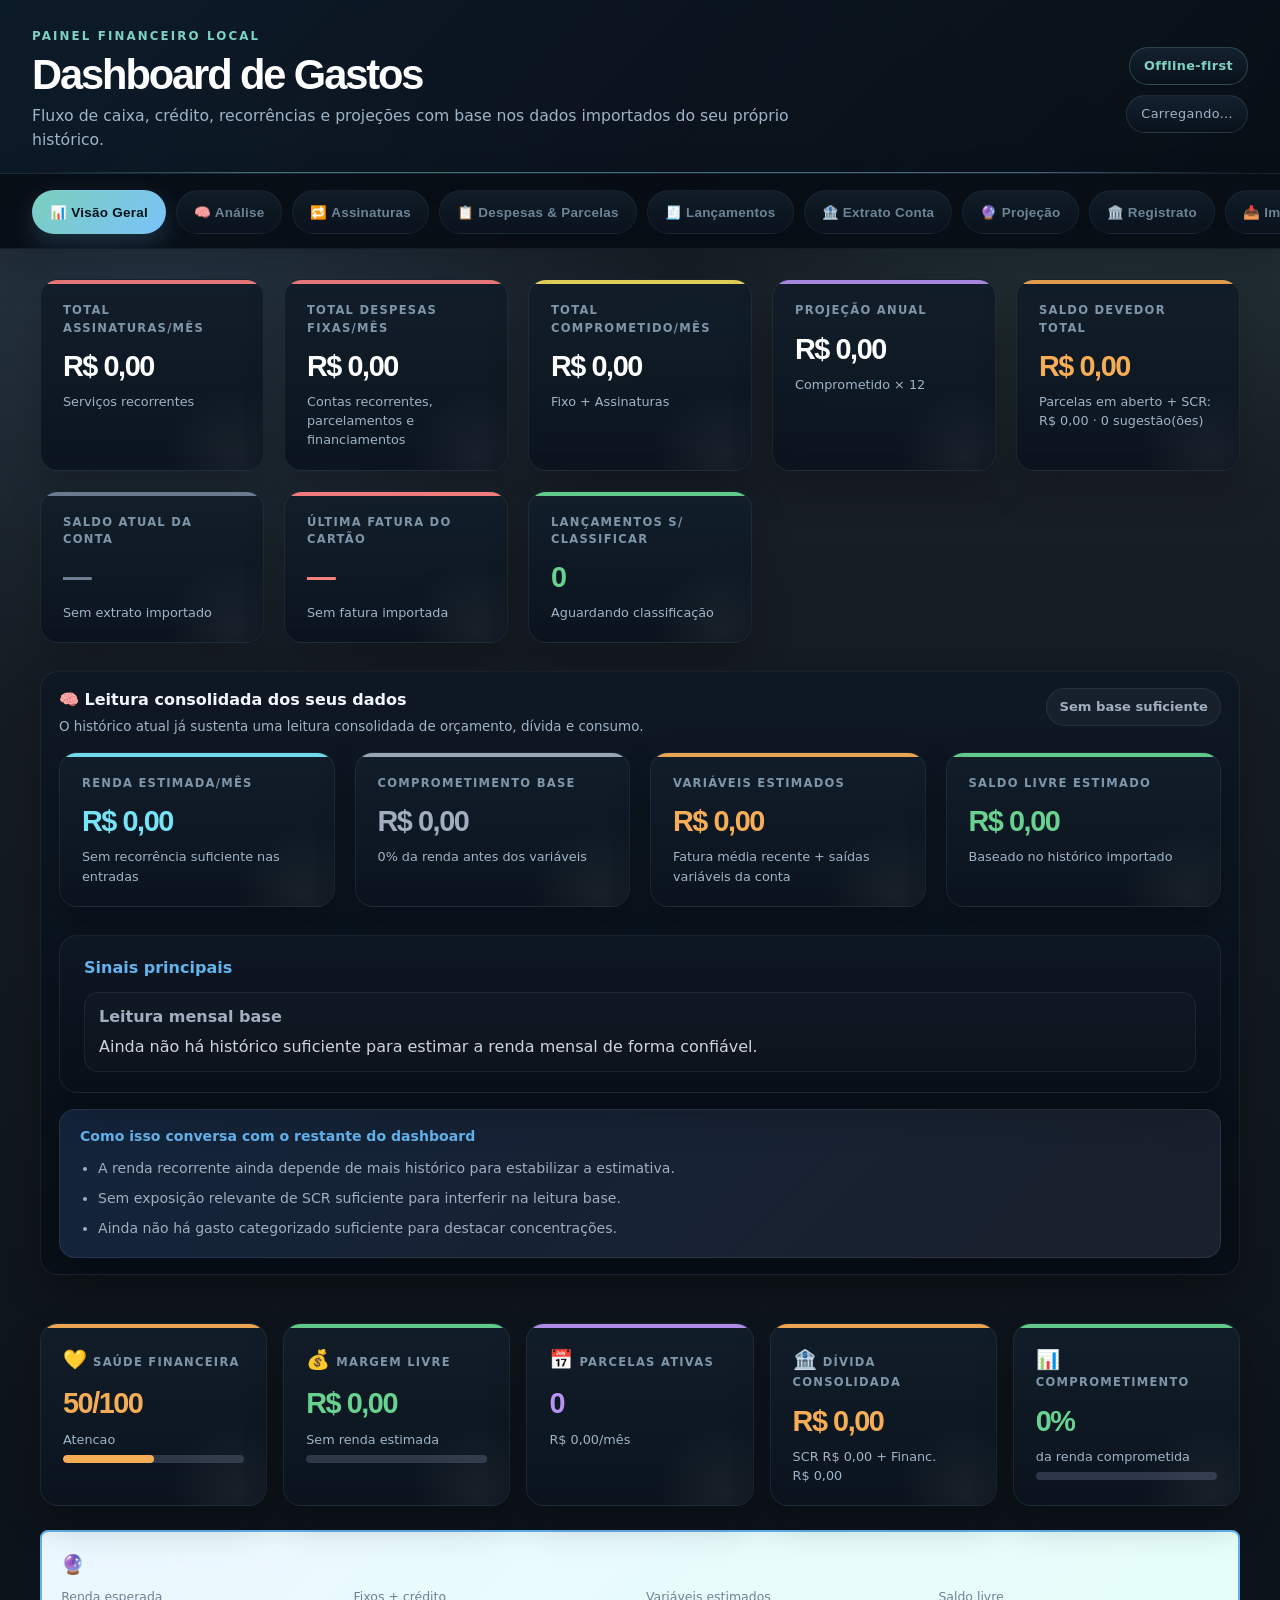
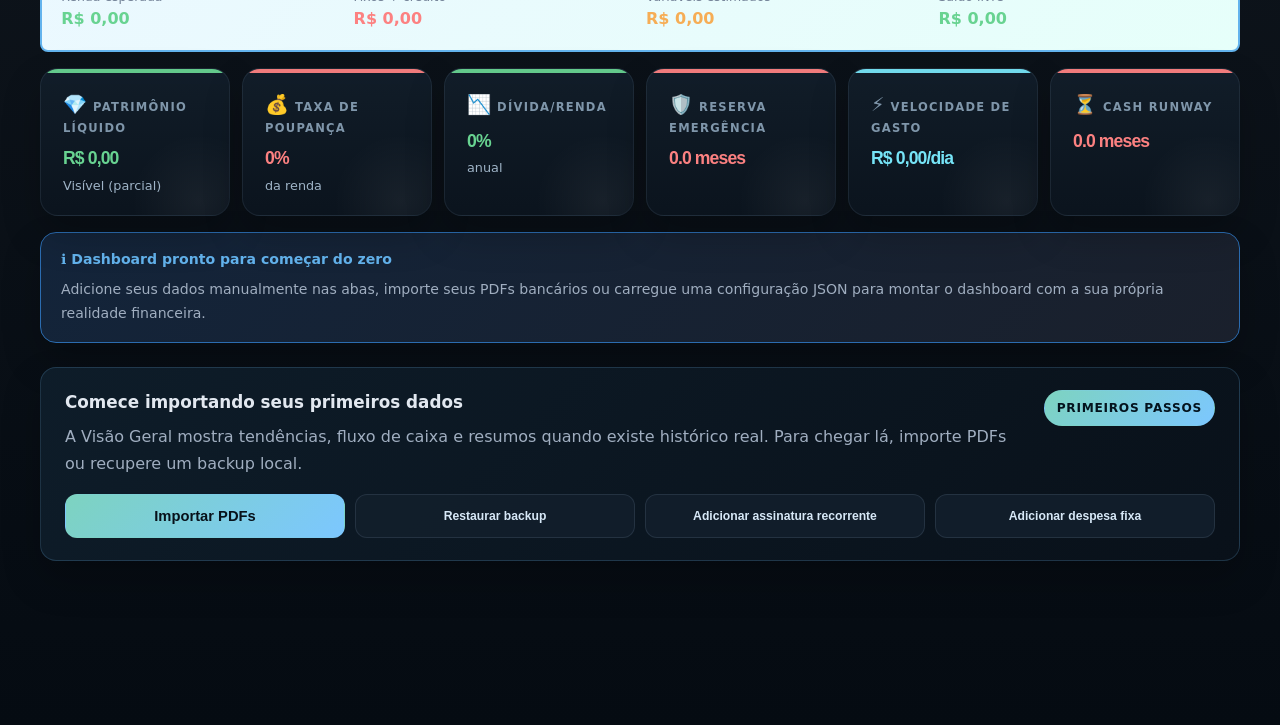
<file: index.html>
<!DOCTYPE html>
<html lang="pt-BR">
<head>
<meta charset="UTF-8">
<meta name="viewport" content="width=device-width, initial-scale=1.0">
<title>Dashboard de Gastos</title>
<link rel="icon" href="data:image/svg+xml,%3Csvg xmlns='http://www.w3.org/2000/svg' viewBox='0 0 64 64'%3E%3Ctext y='50' font-size='44'%3E%F0%9F%92%B3%3C/text%3E%3C/svg%3E">
<script src="vendor/chartjs/chart.umd.js"></script>
<link rel="stylesheet" href="css/styles.css">
</head>
<body>

<script>
  /* Stubs síncronos — evitam ReferenceError enquanto o módulo app.js carrega.
     O módulo sobrescreve cada função com a implementação real ao executar. */
  ['switchTab','filterLancamentos','clearLancamentosFilters',
   'filterExtrato','clearExtratoFilters','recalcularProjecao',
   'clearBase','clearAllDashboardData','refreshDashboard','selectEmoji','syncEmojiPicker',
   'toggleEmojiPicker'].forEach(function(fn){ window[fn] = function(){}; });
</script>

<a href="#mainContent" class="skip-link">Pular para o conteúdo principal</a>

<header class="app-header">
  <div class="app-header__brand">
    <div class="app-header__eyebrow">Painel Financeiro Local</div>
    <h1>Dashboard de Gastos</h1>
    <p class="app-header__subtitle">Fluxo de caixa, crédito, recorrências e projeções com base nos dados importados do seu próprio histórico.</p>
  </div>
  <div class="app-header__status">
    <span class="app-header__chip">Offline-first</span>
    <span id="headerPeriodo">Carregando...</span>
  </div>
</header>

<nav id="mobileTabNav" class="mobile-tab-nav" aria-label="Navegação rápida">
  <select id="mobileTabSelect" aria-label="Navegar entre abas" onchange="switchTab(event, this.value)">
    <option value="visao">📊 Visão Geral</option>
    <option value="analise">🧠 Análise</option>
    <option value="assinaturas">🔁 Assinaturas</option>
    <option value="despesas">📋 Despesas &amp; Parcelas</option>
    <option value="lancamentos">🧾 Lançamentos</option>
    <option value="extrato">🏦 Extrato Conta</option>
    <option value="projecao">🔮 Projeção</option>
    <option value="registrato">🏛️ Registrato</option>
    <option value="importar">📥 Importar</option>
    <option value="changelog">📋 Novidades</option>
  </select>
</nav>

<div class="tabs" role="tablist" aria-label="Navegação principal do dashboard">
  <button type="button" id="tab-button-visao" class="tab active" role="tab" aria-selected="true" aria-controls="tab-visao" onclick="switchTab(event, 'visao')">📊 Visão Geral</button>
  <button type="button" id="tab-button-analise" class="tab" role="tab" aria-selected="false" aria-controls="tab-analise" onclick="switchTab(event, 'analise')">🧠 Análise</button>
  <button type="button" id="tab-button-assinaturas" class="tab" role="tab" aria-selected="false" aria-controls="tab-assinaturas" onclick="switchTab(event, 'assinaturas')">🔁 Assinaturas</button>
  <button type="button" id="tab-button-despesas" class="tab" role="tab" aria-selected="false" aria-controls="tab-despesas" onclick="switchTab(event, 'despesas')">📋 Despesas & Parcelas</button>
  <button type="button" id="tab-button-lancamentos" class="tab" role="tab" aria-selected="false" aria-controls="tab-lancamentos" onclick="switchTab(event, 'lancamentos')">🧾 Lançamentos</button>
  <button type="button" id="tab-button-extrato" class="tab" role="tab" aria-selected="false" aria-controls="tab-extrato" onclick="switchTab(event, 'extrato')">🏦 Extrato Conta</button>
  <button type="button" id="tab-button-projecao" class="tab" role="tab" aria-selected="false" aria-controls="tab-projecao" onclick="switchTab(event, 'projecao')">🔮 Projeção</button>
  <button type="button" id="tab-button-registrato" class="tab" role="tab" aria-selected="false" aria-controls="tab-registrato" onclick="switchTab(event, 'registrato')">🏛️ Registrato</button>
  <button type="button" id="tab-button-importar" class="tab" role="tab" aria-selected="false" aria-controls="tab-importar" onclick="switchTab(event, 'importar')">📥 Importar</button>
  <button type="button" id="tab-button-changelog" class="tab" role="tab" aria-selected="false" aria-controls="tab-changelog" onclick="switchTab(event, 'changelog')">📋 Novidades</button>
</div>

<main id="mainContent">
<!-- ── VISÃO GERAL ─────────────────────────────────────────────────────────── -->
<div id="tab-visao" class="tab-content active" role="tabpanel" aria-labelledby="tab-button-visao">
  <div class="cards">
    <div class="card red" style="--accent:#fc8181">
      <div class="label">Total Assinaturas/mês</div>
      <div class="value" id="totalSubs">—</div>
      <div class="sub">Serviços recorrentes</div>
    </div>
    <div class="card red" style="--accent:#fc8181">
      <div class="label">Total Despesas Fixas/mês</div>
      <div class="value" id="totalFixed">—</div>
      <div class="sub">Contas recorrentes, parcelamentos e financiamentos</div>
    </div>
    <div class="card yellow" style="--accent:#f6e05e">
      <div class="label">Total Comprometido/mês</div>
      <div class="value" id="totalAll">—</div>
      <div class="sub">Fixo + Assinaturas</div>
    </div>
    <div class="card purple" style="--accent:#b794f4">
      <div class="label">Projeção Anual</div>
      <div class="value" id="totalAnual">—</div>
      <div class="sub">Comprometido × 12</div>
    </div>
    <div class="card" style="--accent:#f6ad55">
      <div class="label">Saldo Devedor Total</div>
      <div class="value" id="totalSaldoDevedor" style="color:#f6ad55">—</div>
      <div class="sub" id="totalSaldoSub">Parcelamentos em aberto</div>
    </div>
    <div class="card" style="--accent:#68d391">
      <div class="label">Saldo Atual da Conta</div>
      <div class="value" id="saldoAtualConta" style="color:#68d391">—</div>
      <div class="sub" id="saldoAtualSub">Sem extrato importado</div>
    </div>
    <div class="card" style="--accent:#fc8181">
      <div class="label">Última Fatura do Cartão</div>
      <div class="value" id="faturaAtualCartao" style="color:#fc8181">—</div>
      <div class="sub" id="faturaAtualSub">Sem fatura importada</div>
    </div>
    <div class="card" style="--accent:#f6ad55">
      <div class="label">Lançamentos s/ Classificar</div>
      <div class="value" id="lancamentosNaoClassificados" style="color:#f6ad55">—</div>
      <div class="sub">Aguardando classificação</div>
    </div>
  </div>

  <div class="chart-grid" id="visaoDistribuicaoCharts">
    <div class="chart-box">
      <h3>Distribuição de Despesas Fixas</h3>
      <canvas id="chartDespesas"></canvas>
    </div>
    <div class="chart-box">
      <h3>Distribuição de Assinaturas</h3>
      <canvas id="chartSubs"></canvas>
    </div>
  </div>

  <div id="financialOverviewPanel" class="helper-panel" style="margin-bottom:24px;display:none"></div>

  <div id="contextualAlerts" class="alerts-container"></div>
  <div id="kpiEnrichedCards" class="kpi-enriched-grid"></div>
  <div id="projectionNextMonth" class="projection-highlight-card" style="display:none"></div>
  <div id="kpiMarketCards" class="kpi-market-grid"></div>

  <div class="info-panel info-panel-primary">
    <div class="info-panel-title">ℹ️ Dashboard pronto para começar do zero</div>
    <div class="info-panel-body">
      Adicione seus dados manualmente nas abas, importe seus PDFs bancários ou carregue uma configuração JSON para montar o dashboard com a sua própria realidade financeira.
    </div>
  </div>

  <div id="visaoEmptyState" class="guided-empty-state-host" style="display:none"></div>

  <div id="renovacaoAlerta" style="margin-bottom:24px"></div>

  <div class="section-title" id="visaoFluxoTitle">📈 Fluxo de Caixa Real — Conta Nubank</div>
  <div class="cards" id="extratoCards"></div>
  <div class="chart-grid" id="visaoFluxoCharts" style="margin-bottom:28px">
    <div class="chart-box">
      <h3>Entradas vs Saídas (Conta Nubank)</h3>
      <canvas id="chartFluxo"></canvas>
    </div>
    <div class="chart-box">
      <h3>Saldo Final por Mês</h3>
      <canvas id="chartSaldo"></canvas>
    </div>
  </div>

  <div class="section-title" id="ultimoMesTitulo">📊 Último Mês Fechado</div>
  <div id="ultimoMesWrap" style="display:none">
    <div class="split-panel">
      <div class="chart-box" style="margin:0">
        <canvas id="chartUltimoMes"></canvas>
      </div>
      <div id="ultimoMesRank" class="surface-panel"></div>
    </div>
  </div>

  <div class="section-title" id="previsaoTitulo">🔮 Previsão para o Mês Corrente</div>
  <div id="previsaoWrap" style="display:none">
    <div class="cards" id="previsaoGrid" style="margin-bottom:28px"></div>
  </div>

  <div class="section-title" id="resumoComprometidoTitulo">📌 Resumo Mensal Comprometido</div>
  <div class="table-wrap" id="resumoComprometidoWrap">
    <table>
      <thead>
        <tr><th>Categoria</th><th>Descrição</th><th>Valor/mês</th><th>% do Total</th></tr>
      </thead>
      <tbody id="resumoTable"></tbody>
    </table>
  </div>
</div>

<!-- ── ANÁLISE FINANCEIRA ───────────────────────────────────────────────────── -->
<div id="tab-analise" class="tab-content" role="tabpanel" aria-labelledby="tab-button-analise">
  <div class="section-title">🧠 Análise Financeira</div>
  <div id="analiseFinanceiraRoot"></div>

  <div class="chart-grid" style="margin-top:1.5rem">
    <div class="chart-box">
      <h3>Evolução SCR</h3>
      <canvas id="chartScrEvolution" width="400" height="200"></canvas>
    </div>
    <div class="chart-box">
      <h3>Evolução de Faturas</h3>
      <canvas id="chartInvoiceEvolution" width="400" height="200"></canvas>
    </div>
  </div>
  <div class="chart-grid" style="margin-top:1rem">
    <div class="chart-box">
      <h3>Composição de Despesas</h3>
      <canvas id="chartExpenseDonut" width="300" height="300"></canvas>
    </div>
  </div>

  <div class="section-title" style="margin-top:1.5rem">📅 Projeção Anual</div>
  <div id="annualProjectionTable"></div>

  <div id="purchaseSimulatorSection" class="simulator-section">
    <h3>Simulador de Compra Parcelada</h3>
    <div class="simulator-form">
      <label>Valor total (R$)
        <input type="number" id="simTotalValue" min="0" step="0.01" placeholder="0.00">
      </label>
      <label>Parcelas
        <input type="number" id="simInstallments" min="1" max="360" step="1" placeholder="12">
      </label>
      <label>Juros (% a.m.)
        <input type="number" id="simInterestRate" min="0" step="0.01" placeholder="0.00">
      </label>
      <button id="simCalculateBtn" class="btn btn-primary">Calcular</button>
    </div>
    <div id="simResults" class="simulator-results"></div>
  </div>
</div>

<!-- ── ASSINATURAS ─────────────────────────────────────────────────────────── -->
<div id="tab-assinaturas" class="tab-content" role="tabpanel" aria-labelledby="tab-button-assinaturas">
  <div class="summary-bar">
    <div class="sb-item"><span class="sb-label">Total recorrente:</span><span class="sb-value" id="subTotalBar">—</span></div>
    <div class="divider"></div>
    <div class="sb-item"><span class="sb-label">Nº de serviços:</span><span class="sb-value"><span id="subCount">—</span></span></div>
    <div class="divider"></div>
    <div class="sb-item"><span class="sb-label">Projeção anual:</span><span class="sb-value" id="subAnualBar">—</span></div>
  </div>
  <div class="inline-form-card">
    <div class="inline-form-header">
      <div>
        <h3>Adicionar assinatura</h3>
        <p>Cadastro manual com persistência imediata no banco local.</p>
      </div>
    </div>
    <form id="assinaturaForm" class="inline-form-grid">
      <div class="form-field" style="grid-column:1/-1">
        <span>Ícone</span>
        <input type="hidden" id="assinaturaIcon" value="✨">
        <div class="emoji-picker" id="assinaturaIconPicker">
          <button type="button" class="emoji-btn selected" data-emoji="✨" onclick="selectEmoji('assinaturaIcon','assinaturaIconPreview','assinaturaIconPicker',this,'✨')">✨</button>
          <button type="button" class="emoji-btn" data-emoji="🎵" onclick="selectEmoji('assinaturaIcon','assinaturaIconPreview','assinaturaIconPicker',this,'🎵')">🎵</button>
          <button type="button" class="emoji-btn" data-emoji="📺" onclick="selectEmoji('assinaturaIcon','assinaturaIconPreview','assinaturaIconPicker',this,'📺')">📺</button>
          <button type="button" class="emoji-btn" data-emoji="☁️" onclick="selectEmoji('assinaturaIcon','assinaturaIconPreview','assinaturaIconPicker',this,'☁️')">☁️</button>
          <button type="button" class="emoji-btn" data-emoji="📚" onclick="selectEmoji('assinaturaIcon','assinaturaIconPreview','assinaturaIconPicker',this,'📚')">📚</button>
          <button type="button" class="emoji-btn" data-emoji="🎮" onclick="selectEmoji('assinaturaIcon','assinaturaIconPreview','assinaturaIconPicker',this,'🎮')">🎮</button>
          <button type="button" class="emoji-btn" data-emoji="💼" onclick="selectEmoji('assinaturaIcon','assinaturaIconPreview','assinaturaIconPicker',this,'💼')">💼</button>
          <button type="button" class="emoji-btn" data-emoji="📱" onclick="selectEmoji('assinaturaIcon','assinaturaIconPreview','assinaturaIconPicker',this,'📱')">📱</button>
          <button type="button" class="emoji-btn" data-emoji="🧾" onclick="selectEmoji('assinaturaIcon','assinaturaIconPreview','assinaturaIconPicker',this,'🧾')">🧾</button>
          <button type="button" class="emoji-btn" data-emoji="💳" onclick="selectEmoji('assinaturaIcon','assinaturaIconPreview','assinaturaIconPicker',this,'💳')">💳</button>
          <button type="button" class="emoji-btn" data-emoji="🏠" onclick="selectEmoji('assinaturaIcon','assinaturaIconPreview','assinaturaIconPicker',this,'🏠')">🏠</button>
          <button type="button" class="emoji-btn" data-emoji="🚗" onclick="selectEmoji('assinaturaIcon','assinaturaIconPreview','assinaturaIconPicker',this,'🚗')">🚗</button>
          <button type="button" class="emoji-btn" data-emoji="🍕" onclick="selectEmoji('assinaturaIcon','assinaturaIconPreview','assinaturaIconPicker',this,'🍕')">🍕</button>
          <button type="button" class="emoji-btn" data-emoji="❤️" onclick="selectEmoji('assinaturaIcon','assinaturaIconPreview','assinaturaIconPicker',this,'❤️')">❤️</button>
          <button type="button" class="emoji-btn" data-emoji="⚡" onclick="selectEmoji('assinaturaIcon','assinaturaIconPreview','assinaturaIconPicker',this,'⚡')">⚡</button>
          <button type="button" class="emoji-btn" data-emoji="🎯" onclick="selectEmoji('assinaturaIcon','assinaturaIconPreview','assinaturaIconPicker',this,'🎯')">🎯</button>
        </div>
        <div style="display:flex;align-items:center;gap:8px;margin-top:6px">
          <span style="font-size:0.74rem;color:#718096">Selecionado:</span>
          <span class="emoji-preview" id="assinaturaIconPreview">✨</span>
        </div>
      </div>
      <label class="form-field">
        <span>Nome</span>
        <input id="assinaturaNome" type="text" required placeholder="Ex.: Spotify">
      </label>
      <label class="form-field">
        <span>Categoria</span>
        <input id="assinaturaCategoria" type="text" required placeholder="Ex.: Entretenimento">
      </label>
      <label class="form-field">
        <span>Valor mensal</span>
        <input id="assinaturaValor" type="number" min="0.01" step="0.01" required placeholder="0.00">
      </label>
      <div class="form-actions">
        <button type="submit" class="btn-primary">Adicionar</button>
      </div>
    </form>
    <div id="assinaturaFormFeedback" class="inline-form-feedback"></div>
  </div>
  <div class="helper-panel assinatura-sugestoes-panel">
    <div class="helper-panel-header">
      <div>
        <h3>💡 Sugestões automáticas de assinatura</h3>
        <p>Lançamentos detectados em 2 meses ou mais com o mesmo valor podem virar assinatura com um clique.</p>
      </div>
    </div>
    <div id="assinaturaSuggestions"></div>
    <div id="assinaturaSuggestionsFeedback" class="inline-form-feedback"></div>
  </div>
  <div class="section-title">✅ Recorrentes Mensais</div>
  <div class="sub-grid" id="subGrid"></div>
  <div class="section-title" style="margin-top:24px">⚠️ Observações / Pontuais</div>
  <div id="subNotes"></div>
</div>

<!-- ── DESPESAS FIXAS ──────────────────────────────────────────────────────── -->
<div id="tab-despesas" class="tab-content" role="tabpanel" aria-labelledby="tab-button-despesas">
  <div class="summary-bar">
    <div class="sb-item"><span class="sb-label">Total fixo/mês:</span><span class="sb-value" id="fixedTotalBar">—</span></div>
    <div class="divider"></div>
    <div class="sb-item"><span class="sb-label">Projeção anual:</span><span class="sb-value" id="fixedAnualBar">—</span></div>
  </div>
  <div class="inline-form-card">
    <div class="inline-form-header">
      <div>
        <h3>Adicionar despesa fixa</h3>
        <p>Use para itens simples mensais. Parcelamentos complexos continuam fora deste formulário.</p>
      </div>
    </div>
    <form id="despesaForm" class="inline-form-grid">
      <label class="form-field">
        <span>Categoria</span>
        <input id="despesaCategoria" type="text" required placeholder="Ex.: Moradia">
      </label>
      <label class="form-field">
        <span>Descrição</span>
        <input id="despesaDescricao" type="text" required placeholder="Ex.: Internet fibra">
      </label>
      <label class="form-field">
        <span>Valor mensal</span>
        <input id="despesaValor" type="number" min="0.01" step="0.01" required placeholder="0.00">
      </label>
      <label class="form-field">
        <span>Observação</span>
        <input id="despesaObs" type="text" placeholder="Ex.: débito automático">
      </label>
      <div class="form-actions">
        <button type="submit" class="btn-primary">Adicionar</button>
      </div>
    </form>
    <div id="despesaFormFeedback" class="inline-form-feedback"></div>
  </div>
  <div class="helper-panel">
    <div class="helper-panel-header">
      <div>
        <h3>🏛️ Sugestões do Registrato e recorrência</h3>
        <p>Motor inicial da Fase 2: cruza SCR com transações recorrentes e sinaliza candidatos a despesa fixa, parcelamento ou financiamento.</p>
      </div>
    </div>
    <div id="registratoSuggestions"></div>
    <div id="registratoSuggestionsFeedback" class="inline-form-feedback"></div>
  </div>
  <div class="section-title">📋 Despesas Fixas Mensais</div>
  <div class="table-wrap">
    <table>
      <thead>
        <tr><th>Categoria</th><th>Descrição</th><th>Valor/mês</th><th>Observação</th><th style="text-align:right">Ações</th></tr>
      </thead>
      <tbody id="fixedTable"></tbody>
    </table>
  </div>

  <!-- Parcelamentos e Financiamentos mesclados na mesma aba -->
  <div class="section-title" style="margin-top:8px">🏦 Financiamentos</div>
  <div class="financ-summary">
    <div class="sb-item"><span class="sb-label" style="color:#90cdf4">Parcela total/mês:</span><span class="sb-value" id="financTotalBar">—</span></div>
    <div class="divider" style="background:#2c5282"></div>
    <div class="sb-item"><span class="sb-label" style="color:#90cdf4">Saldo devedor:</span><span class="sb-value" id="financSaldoBar">—</span></div>
    <div class="divider" style="background:#2c5282"></div>
    <div class="sb-item"><span class="sb-label" style="color:#90cdf4">Término médio:</span><span class="sb-value" id="financMedioBar">—</span></div>
  </div>
  <div class="parc-grid" id="financGrid"></div>

  <div class="section-title" style="margin-top:8px">📦 Parcelamentos do Cartão</div>
  <div class="parc-summary">
    <div class="sb-item"><span class="sb-label" style="color:#fbd38d">Total/mês no cartão:</span><span class="sb-value" id="parcTotalBar">—</span></div>
    <div class="divider" style="background:#744210"></div>
    <div class="sb-item"><span class="sb-label" style="color:#fbd38d">Saldo restante:</span><span class="sb-value" id="parcSaldoBar">—</span></div>
    <div class="divider" style="background:#744210"></div>
    <div class="sb-item"><span class="sb-label" style="color:#fbd38d">Término médio:</span><span class="sb-value" id="parcMedioBar">—</span></div>
  </div>
  <div class="parc-grid" id="parcGrid"></div>
  <div class="section-title" style="margin-top:8px">📋 Lançamentos Parcelados nas Faturas</div>
  <div class="table-wrap">
    <table>
      <thead>
        <tr><th>#</th><th>Data</th><th>Fatura</th><th>Descrição</th><th>Parcela</th><th style="text-align:right">Valor Parcela</th><th style="text-align:right">Total Compra</th></tr>
      </thead>
      <tbody id="parcLancTable"></tbody>
    </table>
  </div>
</div>

<!-- ── LANÇAMENTOS─────────────────────────────────────────────────────────── -->
<div id="tab-lancamentos" class="tab-content" role="tabpanel" aria-labelledby="tab-button-lancamentos">
  <div id="lancamentosEmptyState" class="guided-empty-state-host" style="display:none"></div>
  <div id="lancamentosAnalyticsPanel" class="helper-panel lancamentos-analytics-panel">
    <div class="helper-panel-header">
      <div>
        <h3>📈 Tendência por categoria</h3>
        <p>Resumo mensal unificado de cartão + conta, com foco no gasto real importado sem contar o pagamento da fatura duas vezes.</p>
      </div>
    </div>
    <div id="lancamentosAnalyticsSummary" class="lancamentos-analytics-summary"></div>
    <div class="lancamentos-analytics-grid">
      <div class="chart-box lancamentos-analytics-chart-box">
        <h3>Evolução por mês</h3>
        <canvas id="lancamentosAnalyticsChart"></canvas>
      </div>
      <div class="surface-panel lancamentos-movers-panel">
        <div class="lancamentos-movers-header">
          <div>
            <div class="section-eyebrow">Comparativo mensal</div>
            <h3>Maiores mudanças</h3>
          </div>
          <div id="lancamentosAnalyticsQuality" class="lancamentos-analytics-quality"></div>
        </div>
        <div id="lancamentosAnalyticsMovers"></div>
      </div>
    </div>
  </div>
  <div id="lancamentosContextPanel" class="helper-panel" style="display:none"></div>
  <div id="lancamentosCategorizationPanel" class="helper-panel" style="display:none">
    <div class="helper-panel-header">
      <div>
        <h3>🧠 Categorização inteligente</h3>
        <p>Novas importações seguem esta ordem: correção lembrada → regra explícita → categorizador padrão → Outros.</p>
      </div>
      <div class="categorization-panel-actions">
        <button type="button" class="btn-inline-secondary" id="openLancamentosCategorizationDialog">Gerenciar regras</button>
      </div>
    </div>
    <div id="categorizationRulesSummary" class="helper-badges"></div>
    <div id="categorizationRulesFeedback" class="inline-form-feedback" style="margin-top:12px" aria-live="polite"></div>
  </div>
  <div class="filters" id="lancamentosFilters">
    <input type="text" id="searchInput" placeholder="🔍 Buscar por descrição..." aria-label="Buscar lançamentos por descrição" oninput="filterLancamentos()">
    <select id="filterFatura" aria-label="Filtrar lançamentos por fatura" onchange="filterLancamentos()"></select>
    <select id="filterCat" aria-label="Filtrar lançamentos por categoria" onchange="filterLancamentos()"></select>
    <select id="filterOrigem" aria-label="Filtrar por origem" onchange="filterLancamentos()">
      <option value="">Todos</option>
      <option value="cartao">💳 Cartão</option>
      <option value="conta">🏦 Conta</option>
      <option value="registrato">🏛️ Registrato</option>
    </select>
    <select id="filterCanal" aria-label="Filtrar por canal" onchange="filterLancamentos()">
      <option value="">Todos os canais</option>
    </select>
    <select id="filterTipo" aria-label="Filtrar por tipo de classificação" onchange="filterLancamentos()">
      <option value="">Todos os tipos</option>
      <option value="nao_classificado">Não classificados</option>
      <option value="assinatura">Assinatura</option>
      <option value="despesa">Despesa Fixa</option>
      <option value="despesa_variavel">Despesa Variável</option>
      <option value="parcelamento">Parcelamento</option>
      <option value="financiamento">Financiamento</option>
    </select>
    <button type="button" class="btn-inline-secondary btn-filter-clear" onclick="clearLancamentosFilters()">Limpar filtros</button>
  </div>
  <div class="export-actions" id="lancamentosExportActions">
    <button type="button" id="lancamentosExportCsvBtn" class="btn-inline-secondary">⬇ Exportar CSV (Excel)</button>
    <span id="lancamentosExportScope" class="export-scope-label"></span>
  </div>
  <div id="lancamentosDetailPanel" class="surface-panel lancamentos-detail-panel" style="display:none"></div>
  <div class="table-wrap" id="lancamentosTableWrap">
    <table>
      <thead>
        <tr>
          <th>#</th>
          <th><button type="button" class="table-sort-button" data-sort-lancamentos="data" data-sort-label="Data" onclick="sortLancamentosBy('data')">Data</button></th>
          <th><button type="button" class="table-sort-button" data-sort-lancamentos="fatura" data-sort-label="Fatura / Mês" onclick="sortLancamentosBy('fatura')">Fatura / Mês</button></th>
          <th><button type="button" class="table-sort-button" data-sort-lancamentos="descricao" data-sort-label="Descrição" onclick="sortLancamentosBy('descricao')">Descrição</button></th>
          <th><button type="button" class="table-sort-button" data-sort-lancamentos="categoria" data-sort-label="Categoria / Canal" onclick="sortLancamentosBy('categoria')">Categoria / Canal</button></th>
          <th style="text-align:right"><button type="button" class="table-sort-button table-sort-button-right" data-sort-lancamentos="valor" data-sort-label="Valor" onclick="sortLancamentosBy('valor')">Valor</button></th>
          <th style="text-align:right">Ações</th>
        </tr>
      </thead>
      <tbody id="lancamentosTable"></tbody>
    </table>
  </div>
  <div style="margin-top:12px;font-size:0.82rem;color:#718096;text-align:center" id="lancamentosCount"></div>
  <div id="lancamentosActionFeedback" class="inline-form-feedback" style="margin-top:12px" aria-live="polite"></div>

  <dialog id="lancamentoConvertDialog" class="app-modal">
    <form id="lancamentoConvertForm" class="modal-card">
      <div class="modal-header">
        <div>
          <div class="modal-title" id="lancamentoConvertTitle">Categoria e vínculo com planejamento</div>
          <div class="modal-subtitle" id="lancamentoConvertSubtitle"></div>
        </div>
        <button type="button" class="modal-close-btn" id="lancamentoConvertCancelTop" aria-label="Fechar">✕</button>
      </div>

      <div id="convertPreviewCard" style="border:1px solid #2d3748;border-radius:10px;padding:14px 16px"></div>

      <input type="hidden" id="convertLancamentoId">
      <input type="hidden" id="convertAction">

      <div class="modal-grid">
        <label class="form-field" style="grid-column:1/-1">
          <span>Vincular ao planejamento</span>
          <select id="convertActionSelect">
            <option value="">Não vincular este lançamento</option>
            <option value="assinatura">Assinatura</option>
            <option value="despesa">Despesa fixa</option>
            <option value="despesa_variavel">Despesa recorrente variável</option>
            <option value="parcelamento">Parcelamento</option>
            <option value="financiamento">Financiamento</option>
          </select>
          <div class="hero-help">Use isso só quando o lançamento também deve entrar no seu planejamento recorrente ou parcelado.</div>
        </label>
        <div class="form-field" id="convertIconField">
          <span>Ícone</span>
          <input type="hidden" id="convertIcon" value="💳">
          <div class="emoji-picker" id="convertIconPicker">
            <button type="button" class="emoji-btn" data-emoji="✨" onclick="selectEmoji('convertIcon','convertIconPreview','convertIconPicker',this,'✨')">✨</button>
            <button type="button" class="emoji-btn" data-emoji="🎵" onclick="selectEmoji('convertIcon','convertIconPreview','convertIconPicker',this,'🎵')">🎵</button>
            <button type="button" class="emoji-btn" data-emoji="📺" onclick="selectEmoji('convertIcon','convertIconPreview','convertIconPicker',this,'📺')">📺</button>
            <button type="button" class="emoji-btn" data-emoji="☁️" onclick="selectEmoji('convertIcon','convertIconPreview','convertIconPicker',this,'☁️')">☁️</button>
            <button type="button" class="emoji-btn" data-emoji="📚" onclick="selectEmoji('convertIcon','convertIconPreview','convertIconPicker',this,'📚')">📚</button>
            <button type="button" class="emoji-btn" data-emoji="🎮" onclick="selectEmoji('convertIcon','convertIconPreview','convertIconPicker',this,'🎮')">🎮</button>
            <button type="button" class="emoji-btn" data-emoji="💼" onclick="selectEmoji('convertIcon','convertIconPreview','convertIconPicker',this,'💼')">💼</button>
            <button type="button" class="emoji-btn" data-emoji="📱" onclick="selectEmoji('convertIcon','convertIconPreview','convertIconPicker',this,'📱')">📱</button>
            <button type="button" class="emoji-btn" data-emoji="🧾" onclick="selectEmoji('convertIcon','convertIconPreview','convertIconPicker',this,'🧾')">🧾</button>
            <button type="button" class="emoji-btn selected" data-emoji="💳" onclick="selectEmoji('convertIcon','convertIconPreview','convertIconPicker',this,'💳')">💳</button>
            <button type="button" class="emoji-btn" data-emoji="🏠" onclick="selectEmoji('convertIcon','convertIconPreview','convertIconPicker',this,'🏠')">🏠</button>
            <button type="button" class="emoji-btn" data-emoji="🚗" onclick="selectEmoji('convertIcon','convertIconPreview','convertIconPicker',this,'🚗')">🚗</button>
            <button type="button" class="emoji-btn" data-emoji="🍕" onclick="selectEmoji('convertIcon','convertIconPreview','convertIconPicker',this,'🍕')">🍕</button>
            <button type="button" class="emoji-btn" data-emoji="❤️" onclick="selectEmoji('convertIcon','convertIconPreview','convertIconPicker',this,'❤️')">❤️</button>
            <button type="button" class="emoji-btn" data-emoji="⚡" onclick="selectEmoji('convertIcon','convertIconPreview','convertIconPicker',this,'⚡')">⚡</button>
            <button type="button" class="emoji-btn" data-emoji="🎯" onclick="selectEmoji('convertIcon','convertIconPreview','convertIconPicker',this,'🎯')">🎯</button>
          </div>
          <div style="display:flex;align-items:center;gap:8px;margin-top:6px">
            <span style="font-size:0.74rem;color:#718096">Selecionado:</span>
            <span class="emoji-preview" id="convertIconPreview">💳</span>
          </div>
        </div>
        <label class="form-field">
          <span>Categoria</span>
          <select id="convertCategoriaSelect" required>
            <option value="">Selecione uma categoria</option>
            <option value="__nova__">+ Nova categoria</option>
          </select>
        </label>
        <label class="form-field" id="convertCategoriaCustomField" style="display:none">
          <span>Nova categoria</span>
          <input id="convertCategoriaCustom" type="text" placeholder="Ex.: Entretenimento">
        </label>
        <label class="form-field" style="grid-column:1/-1">
          <span>Descrição / Nome</span>
          <input id="convertDescricao" type="text" required placeholder="Como vai aparecer nas abas">
        </label>
        <label class="form-field">
          <span>Valor mensal</span>
          <input id="convertValor" type="number" min="0.01" step="0.01" required>
        </label>
        <label class="form-field" id="convertObsField">
          <span>Observação</span>
          <input id="convertObs" type="text" placeholder="Ex.: criado a partir da fatura">
        </label>
        <label class="form-field convert-parcelado-field">
          <span>Parcelas pagas</span>
          <input id="convertPagas" type="number" min="1" step="1">
        </label>
        <label class="form-field convert-parcelado-field">
          <span>Total de parcelas</span>
          <input id="convertTotal" type="number" min="1" step="1">
        </label>
        <label class="form-field convert-parcelado-field">
          <span>Início</span>
          <input id="convertInicio" type="month">
        </label>
      </div>

      <div id="lancamentoConvertFeedback" class="inline-form-feedback" aria-live="polite"></div>

      <div class="modal-actions">
        <button type="button" class="btn-inline-secondary" id="lancamentoConvertCancel">Cancelar</button>
        <button type="submit" class="btn-primary" id="lancamentoConvertSubmit">Salvar conversão</button>
      </div>
    </form>
  </dialog>

  <!-- ── EDITAR LANÇAMENTO ─────────────────────────────────────────────────── -->
  <dialog id="lancamentoEditDialog" class="app-modal">
    <form id="lancamentoEditForm" class="modal-card">
      <div class="modal-header">
        <div>
          <div class="modal-title">Editar lançamento</div>
          <div class="modal-subtitle">Altere os campos e salve</div>
        </div>
        <button type="button" class="modal-close-btn" id="lancamentoEditCancelTop" aria-label="Fechar">✕</button>
      </div>

      <input type="hidden" id="editLancamentoId">

      <div class="modal-grid">
        <label class="form-field">
          <span>Data</span>
          <input id="editData" type="text" placeholder="DD/MM/AAAA" required>
        </label>
        <label class="form-field">
          <span>Fatura</span>
          <input id="editFatura" type="text" placeholder="Ex.: Jan/2026" required>
        </label>
        <label class="form-field" style="grid-column:1/-1">
          <span>Descrição</span>
          <input id="editDesc" type="text" required>
        </label>
        <label class="form-field" style="grid-column:1/-1">
          <span>Apelido de exibição</span>
          <input id="editAlias" type="text" placeholder="Ex.: Mercado Livre, Zaffari, Itaú Financiamento">
        </label>
        <label class="form-field">
          <span>Categoria</span>
          <input id="editCat" type="text" required>
        </label>
        <label class="form-field">
          <span>Valor (R$)</span>
          <input id="editValor" type="number" min="0.01" step="0.01" required>
        </label>
        <label class="form-field">
          <span>Parcela (ex.: 3/12)</span>
          <input id="editParcela" type="text" placeholder="Opcional">
        </label>
      </div>

      <div id="editClassificacaoInfo" style="display:none;margin-top:8px;padding:10px 14px;background:#1a202c;border-radius:8px;border:1px solid #2d3748"></div>

      <div id="lancamentoEditFeedback" class="inline-form-feedback" aria-live="polite"></div>

      <div class="modal-actions">
        <button type="button" class="btn-inline-secondary" id="lancamentoEditCancel">Cancelar</button>
        <button type="button" class="btn-inline-secondary btn-danger" id="lancamentoEditRemoveClass" style="display:none">Remover classificação</button>
        <button type="submit" class="btn-primary">Salvar alterações</button>
      </div>
    </form>
  </dialog>

  <dialog id="lancamentosCategorizationDialog" class="app-modal">
    <form id="categorizationRuleForm" class="modal-card">
      <div class="modal-header">
        <div>
          <div class="modal-title">Gerenciar categorização</div>
          <div class="modal-subtitle">Regras e correções lembradas valem para novas importações e também podem reclassificar itens já importados.</div>
        </div>
        <button type="button" class="modal-close-btn" id="lancamentosCategorizationCloseTop" aria-label="Fechar">✕</button>
      </div>

      <input type="hidden" id="categorizationRuleId">

      <div class="categorization-dialog-grid">
        <div class="surface-panel">
          <div class="section-eyebrow">Nova regra explícita</div>
          <div class="modal-grid">
            <label class="form-field" style="grid-column:1/-1">
              <span>Padrão da descrição</span>
              <input id="categorizationRulePattern" type="text" required placeholder="Ex.: MERCADO CENTRAL">
            </label>
            <label class="form-field">
              <span>Categoria existente</span>
              <select id="categorizationRuleCategorySelect">
                <option value="">Selecione uma categoria</option>
              </select>
            </label>
            <label class="form-field" id="categorizationRuleCustomCategoryField" style="display:none">
              <span>Nova categoria</span>
              <input id="categorizationRuleCustomCategory" type="text" placeholder="Ex.: Alimentação">
            </label>
            <label class="form-field">
              <span>Origem</span>
              <select id="categorizationRuleSource">
                <option value="all">Qualquer origem</option>
                <option value="cartao">Cartão</option>
                <option value="conta">Conta</option>
              </select>
            </label>
            <label class="form-field">
              <span>Direção</span>
              <select id="categorizationRuleDirection">
                <option value="all">Qualquer direção</option>
                <option value="saida">Saída</option>
                <option value="entrada">Entrada</option>
              </select>
            </label>
            <label class="checkbox-field">
              <input id="categorizationRuleEnabled" type="checkbox" checked>
              <span>Regra ativa</span>
            </label>
          </div>
          <div id="categorizationRuleFormFeedback" class="inline-form-feedback" aria-live="polite"></div>
          <div class="modal-actions">
            <button type="button" class="btn-inline-secondary" id="categorizationRuleReset">Limpar</button>
            <button type="submit" class="btn-primary" id="categorizationRuleSubmit">Criar regra</button>
          </div>
        </div>

        <div class="surface-panel">
          <div class="section-eyebrow">Regras explícitas</div>
          <div id="categorizationRulesList" class="categorization-list"></div>
        </div>
      </div>

      <div class="surface-panel" style="margin-top:18px">
        <div class="section-eyebrow">Correções lembradas</div>
        <div id="categorizationMemoryList" class="categorization-list"></div>
      </div>

      <div class="modal-actions">
        <button type="button" class="btn-inline-secondary" id="lancamentosCategorizationClose">Fechar</button>
      </div>
    </form>
  </dialog>
</div>

<!-- ── EXTRATO CONTA───────────────────────────────────────────────────────── -->
<div id="tab-extrato" class="tab-content" role="tabpanel" aria-labelledby="tab-button-extrato">
  <div id="extratoEmptyState" class="guided-empty-state-host" style="display:none"></div>
  <div class="summary-bar" id="extratoSummaryBar">
    <div class="sb-item"><span class="sb-label">Período:</span><span class="sb-value" id="extratoPeriodo">—</span></div>
    <div class="divider"></div>
    <div class="sb-item"><span class="sb-label">Total entradas:</span><span class="sb-value" id="extratoTotalEntradas">—</span></div>
    <div class="divider"></div>
    <div class="sb-item"><span class="sb-label">Total saídas:</span><span class="sb-value" id="extratoTotalSaidas">—</span></div>
    <div class="divider"></div>
    <div class="sb-item"><span class="sb-label">Saldo final:</span><span class="sb-value" id="extratoSaldoFinal">—</span></div>
  </div>
  <div id="extratoContextPanel" class="helper-panel" style="display:none"></div>

  <div class="chart-grid" id="extratoChartsPrimary" style="margin-bottom:24px">
    <div class="chart-box">
      <h3>Breakdown Saídas por Categoria (3 meses)</h3>
      <canvas id="chartExtratoCats"></canvas>
    </div>
    <div class="chart-box">
      <h3>Composição Saídas por Mês</h3>
      <canvas id="chartExtratoBarCats"></canvas>
    </div>
  </div>

  <div class="chart-grid" id="extratoChartsSecondary" style="margin-bottom:24px">
    <div class="chart-box" style="grid-column:span 2">
      <h3>📊 Saídas por Canal / Origem</h3>
      <canvas id="chartExtratoCanal" style="max-height:300px"></canvas>
    </div>
  </div>

  <div class="section-title" id="extratoFixosTitle">🔎 Gastos recorrentes detectados</div>
  <div class="table-wrap" id="extratoFixosWrap" style="margin-bottom:24px">
    <table>
      <thead><tr><th>Categoria</th><th>Descrição</th><th>Dez/2025</th><th>Jan/2026</th><th>Fev/2026</th><th>Média</th></tr></thead>
      <tbody id="extratoFixosTable"></tbody>
    </table>
  </div>

  <div class="section-title" id="extratoMovimentosTitle">🧾 Todas as Movimentações</div>
  <div class="filters" id="extratoFilters">
    <input type="text" id="extratoSearch" placeholder="🔍 Buscar..." aria-label="Buscar movimentações do extrato" oninput="filterExtrato()">
    <select id="extratoFilterMes" aria-label="Filtrar extrato por mês" onchange="filterExtrato()"></select>
    <select id="extratoFilterTipo" aria-label="Filtrar extrato por tipo" onchange="filterExtrato()">
      <option value="">Entradas e Saídas</option>
      <option value="entrada">Entradas</option>
      <option value="saida">Saídas</option>
    </select>
    <select id="extratoFilterCat" aria-label="Filtrar extrato por categoria" onchange="filterExtrato()"></select>
    <select id="extratoFilterCanal" aria-label="Filtrar extrato por canal" onchange="filterExtrato()">
      <option value="">Todos os canais</option>
    </select>
    <button type="button" class="btn-inline-secondary btn-filter-clear" onclick="clearExtratoFilters()">Limpar filtros</button>
  </div>
  <div class="table-wrap" id="extratoTableWrap">
    <table>
      <thead><tr><th>#</th><th>Data</th><th>Mês</th><th>Descrição</th><th>Categoria / Canal</th><th style="text-align:right">Valor</th></tr></thead>
      <tbody id="extratoTable"></tbody>
    </table>
  </div>
  <div style="margin-top:12px;font-size:0.82rem;color:#718096;text-align:center" id="extratoCount"></div>
</div>

<!-- ── PROJEÇÃO FUTURA ─────────────────────────────────────────────────────── -->
<div id="tab-projecao" class="tab-content" role="tabpanel" aria-labelledby="tab-button-projecao">
  <div class="hero-panel">
    <div class="hero-panel-title">
      ⚙️ Parâmetros da Projeção
      <span class="hero-panel-subtitle">(edite os valores e clique em Recalcular)</span>
    </div>
    <div class="hero-form-grid">
      <div>
        <label class="hero-label">💰 Salário líquido/mês</label>
        <input id="pSalario" class="hero-input money-positive" type="number" value="0" min="0" step="100">
        <div class="hero-help">Informe a sua renda mensal prevista.</div>
      </div>
      <div>
        <label class="hero-label">➕ Renda adicional/mês</label>
        <input id="pRendaExtra" class="hero-input money-info" type="number" value="0" min="0" step="100">
        <div class="hero-help">Freela, aluguéis, resgates etc.</div>
      </div>
      <div>
        <label class="hero-label">🏦 Fatura do cartão/mês</label>
        <input id="pItau" class="hero-input money-negative" type="number" value="0" min="0" step="100">
        <div class="hero-help">Some aqui a média mensal esperada da sua fatura.</div>
      </div>
      <div>
        <label class="hero-label">📤 Outros gastos variáveis/mês</label>
        <input id="pOutros" class="hero-input money-warning" type="number" value="0" min="0" step="100">
        <div class="hero-help">Inclua gastos variáveis não cobertos pelos fixos.</div>
      </div>
      <div>
        <label class="hero-label">📅 Meses a projetar</label>
        <select id="pMeses" class="hero-input">
          <option value="6">6 meses</option>
          <option value="12">12 meses</option>
          <option value="24">24 meses</option>
        </select>
      </div>
    </div>
  <div class="hero-actions">
      <button type="button" class="btn-primary" onclick="recalcularProjecao()">
        🔄 Recalcular Projeção
      </button>
      <div id="pResultadoMensal" class="hero-result"></div>
    </div>
  </div>
  <div id="projecaoAnalysisPanel" class="helper-panel" style="margin-bottom:24px;display:none"></div>
  <div id="projecaoAutoPanel" class="helper-panel" style="margin-bottom:24px"></div>

  <div id="projecaoScrPanel" class="helper-panel">
    <div class="helper-panel-header">
      <div>
        <h3>🏛️ Compromissos extras detectados</h3>
        <p>Mostra só o que pode realmente afetar a projeção, o que conflita com itens já cadastrados e o que fica apenas como contexto.</p>
      </div>
      <button type="button" class="btn-inline-secondary" onclick="switchTab(null, 'registrato')">Abrir Registrato</button>
    </div>
    <div id="projecaoScrSummary"></div>
    <div id="projecaoScrCommitments" class="sub-grid" style="margin-top:16px"></div>
    <div id="projecaoTrackerImpact" class="helper-panel" style="margin-top:16px"></div>
  </div>

  <div class="section-title">📊 Cenários Comparativos</div>
  <div class="cards" style="margin-bottom:24px">
    <div class="card green" style="--accent:#68d391">
      <div class="label">🌟 Otimista</div>
      <div class="value" id="scOtimistaVal" style="font-size:1.1rem;color:#68d391">—</div>
      <div class="sub">Entradas maiores e saídas mais leves</div>
      <div class="sub" id="scOtimistaTime" style="margin-top:6px;color:#68d391"></div>
    </div>
    <div class="card yellow" style="--accent:#f6e05e">
      <div class="label">⚖️ Realista</div>
      <div class="value" id="scRealistaVal" style="font-size:1.1rem;color:#f6e05e">—</div>
      <div class="sub">Referência intermediária para comparação</div>
      <div class="sub" id="scRealistaTime" style="margin-top:6px;color:#f6e05e"></div>
    </div>
    <div class="card red" style="--accent:#fc8181">
      <div class="label">⚠️ Pessimista</div>
      <div class="value" id="scPessimistaVal" style="font-size:1.1rem;color:#fc8181">—</div>
      <div class="sub">Entradas menores e saídas mais pressionadas</div>
      <div class="sub" id="scPessimistaTime" style="margin-top:6px;color:#fc8181"></div>
    </div>
    <div class="card purple" style="--accent:#b794f4">
      <div class="label">🎯 Ponto de Equilíbrio</div>
      <div class="value" id="scEquilibrioVal" style="font-size:1.1rem;color:#b794f4">—</div>
      <div class="sub">Salário mínimo para não perder saldo</div>
      <div class="sub" id="scEquilibrioSub" style="margin-top:6px;color:#718096"></div>
    </div>
  </div>

  <div class="chart-grid" style="margin-bottom:24px">
    <div class="chart-box" style="grid-column:span 2">
      <h3>Evolução do Saldo — Histórico + Projeção (3 cenários)</h3>
      <canvas id="chartProjecaoSaldo" style="max-height:320px"></canvas>
    </div>
  </div>
  <div class="chart-grid" style="margin-bottom:24px">
    <div class="chart-box">
      <h3>Entradas vs Saídas Projetadas</h3>
      <canvas id="chartProjecaoBarras"></canvas>
    </div>
    <div class="chart-box">
      <h3>Composição das Saídas Mensais</h3>
      <canvas id="chartProjecaoPizza"></canvas>
    </div>
  </div>

  <div class="section-title">📋 Projeção Mês a Mês</div>
  <div class="table-wrap">
    <table>
      <thead>
        <tr>
          <th>Mês</th>
          <th style="text-align:right">Salário</th>
          <th style="text-align:right">Extras</th>
          <th style="text-align:right">Fixos</th>
          <th style="text-align:right">Extras detectados</th>
          <th style="text-align:right">Cartão</th>
          <th style="text-align:right">Variáveis</th>
          <th style="text-align:right">Saídas</th>
          <th style="text-align:right">Resultado</th>
          <th style="text-align:right">Saldo Projetado</th>
        </tr>
      </thead>
      <tbody id="projecaoTable"></tbody>
    </table>
  </div>
  <div id="projecaoAlerta" style="margin-top:16px"></div>
</div>

<!-- ── REGISTRATO ───────────────────────────────────────────────────────────── -->
<div id="tab-registrato" class="tab-content" role="tabpanel" aria-labelledby="tab-button-registrato">
  <div class="section-title">🏛️ Registrato / SCR</div>
  <div class="info-panel info-panel-primary">
    <div class="info-panel-title">Contexto de crédito e endividamento</div>
    <div class="info-panel-body">
      Esta aba mostra o histórico importado do SCR em camada separada do extrato e da fatura. As ações continuam indo para
      <strong style="color:#e2e8f0">Despesas & Parcelas</strong> somente quando você aprova uma sugestão.
    </div>
  </div>
  <div id="registratoRoot"></div>
</div>

<!-- ── IMPORTAR ────────────────────────────────────────────────────────────── -->
<div id="tab-importar" class="tab-content" role="tabpanel" aria-labelledby="tab-button-importar">
  <div class="section-title">📥 Importar PDFs Financeiros</div>
  <div id="importarFirstStepState" class="guided-empty-state-host" style="display:none"></div>

  <!-- Zona de drag & drop -->
  <div class="import-zone" id="dropZone" tabindex="0" role="button" aria-label="Selecionar ou arrastar PDFs financeiros" aria-describedby="importZoneHelp">
    <div style="font-size:2.8rem;margin-bottom:14px;pointer-events:none">📂</div>
    <h3 style="pointer-events:none">Arrastar PDF financeiro</h3>
    <p id="importZoneHelp" style="font-size:0.88rem;color:#718096;margin-top:8px;pointer-events:none">
      Arraste e solte o arquivo PDF aqui, ou clique para selecionar.<br>
      <span style="font-size:0.8rem;color:#4a5568">Suporta extratos, faturas e o Relatório Registrato/SCR por detecção automática do layout</span>
    </p>
    <input type="file" id="pdfFileInput" class="file-input-hidden" accept=".pdf" multiple>
    <button type="button" id="dropZoneButton" class="btn-primary" style="margin-top:16px">
      📂 Selecionar PDF
    </button>
  </div>

  <div class="helper-panel">
    <div class="helper-title">Perfis suportados hoje</div>
    <div class="helper-badges">
      <span class="badge badge-blue">Extrato Nubank Conta</span>
      <span class="badge badge-yellow">Fatura Itaú</span>
      <span class="badge badge-purple">Fatura Nubank</span>
    </div>
    <p class="helper-text">Se um PDF não for reconhecido, o app mostra isso no log de importação para facilitar a criação de um novo perfil.</p>
  </div>

  <!-- Log de importação -->
  <div id="importSummary" class="inline-form-feedback" aria-live="polite"></div>
  <div id="importLog" aria-live="polite"></div>

  <div class="surface-panel privacy-audit-panel">
    <div class="helper-panel-header">
      <div>
        <h3>🔐 Auditoria de privacidade local</h3>
        <p>
          Veja o que está salvo no navegador, quando cada origem foi importada pela última vez e quais limites de privacidade são reais hoje.
        </p>
      </div>
      <button type="button" id="privacyAuditOpenBtn" class="btn-primary">
        🔍 Abrir auditoria
      </button>
    </div>
    <div id="privacyAuditSummary" aria-live="polite"></div>
  </div>

  <dialog id="privacyAuditDialog" class="app-modal" aria-labelledby="privacyAuditDialogTitle">
    <div class="modal-card">
      <div class="modal-header">
        <div>
          <div id="privacyAuditDialogTitle" class="modal-title">🔐 Auditoria de privacidade local</div>
          <div class="modal-subtitle">
            Baseada apenas nas contagens locais, no histórico de <code>pdfs_importados</code> e na estimativa de armazenamento do próprio navegador.
          </div>
        </div>
        <button type="button" id="privacyAuditCloseBtn" class="modal-close-btn" aria-label="Fechar auditoria de privacidade">✕</button>
      </div>
      <div id="privacyAuditDialogBody"></div>
    </div>
  </dialog>

  <!-- Status da base -->
  <div class="section-title">🗄️ Status da Base de Dados</div>
  <div class="db-status-grid" id="dbStatusGrid">
    <div class="db-status-card">
      <div class="ds-label">Carregando...</div>
      <div class="ds-count">—</div>
    </div>
  </div>

  <div class="surface-panel utility-panel">
    <div style="font-size:0.95rem;font-weight:700;color:#e2e8f0;margin-bottom:8px">🧯 Backup completo da base</div>
    <p style="font-size:0.85rem;color:#718096;margin-bottom:16px">
      Exporte ou restaure um JSON com todas as stores do IndexedDB para recuperar transações, lançamentos, Registrato, observações e configurações.
    </p>
    <div class="config-io-actions">
      <button id="fullBackupExportBtn" type="button" class="btn-primary">
        📤 Exportar backup completo (JSON)
      </button>
      <input type="file" id="fullBackupFileInput" class="file-input-hidden" accept=".json,application/json">
      <button id="fullBackupImportBtn" type="button" class="btn-primary">
        📥 Restaurar backup completo (JSON)
      </button>
    </div>
    <div id="fullBackupIoResult" class="inline-form-feedback" style="margin-top:14px" aria-live="polite"></div>
  </div>

  <div class="surface-panel utility-panel">
    <div style="font-size:0.95rem;font-weight:700;color:#e2e8f0;margin-bottom:8px">⚙️ Configuração manual</div>
    <p style="font-size:0.85rem;color:#718096;margin-bottom:16px">
      Exporte ou importe apenas assinaturas e despesas fixas em JSON para migrar sua configuração manual sem substituir o restante da base.
    </p>
    <div class="config-io-actions">
      <button id="configExportBtn" type="button" class="btn-primary">
        📤 Exportar configuração manual (JSON)
      </button>
      <input type="file" id="configFileInput" class="file-input-hidden" accept=".json,application/json">
      <button id="configImportBtn" type="button" class="btn-primary">
        📥 Importar configuração manual (JSON)
      </button>
    </div>
    <div id="configIoResult" class="inline-form-feedback" style="margin-top:14px" aria-live="polite"></div>
  </div>

  <!-- Botão limpar -->
  <div class="surface-panel utility-panel">
    <div style="font-size:0.95rem;font-weight:700;color:#e2e8f0;margin-bottom:8px">🗑️ Limpar Base Importada</div>
    <p style="font-size:0.85rem;color:#718096;margin-bottom:16px">
      Remove todas as transações do extrato, lançamentos de fatura e registro de PDFs importados.<br>
      <strong style="color:#a0aec0">Assinaturas, despesas fixas e regras/correções de categorização são mantidas.</strong>
    </p>
    <div style="display:flex;gap:12px;flex-wrap:wrap">
      <button class="btn-danger" onclick="clearBase()">
        🗑️ Limpar dados importados
      </button>
      <button class="btn-danger" style="background:#4a1717;border-color:#feb2b2;color:#feb2b2" onclick="clearAllDashboardData()">
        ☢️ Limpar base completa
      </button>
    </div>
  </div>
</div>

<!-- ── NOVIDADES ──────────────────────────────────────────────────────────── -->
<div id="tab-changelog" class="tab-content" role="tabpanel" aria-labelledby="tab-button-changelog">
  <div class="section-title">📋 Novidades e Atualizações</div>

  <div class="changelog-list">
    <div class="surface-panel changelog-card">
      <div class="changelog-card-header">
        <span class="changelog-card-title">Fase 5 — Projection & Transactions UX</span>
        <span style="font-size:0.75rem;background:#276749;color:#68d391;padding:2px 10px;border-radius:20px">Mar/2026 · atual</span>
      </div>
      <ul class="changelog-card-list">
        <li>📈 A aba <code>Projeção</code> passou a nascer preenchida com base nos dados já importados, estimando renda, cartão, variáveis e recorrências sem exigir preenchimento inicial</li>
        <li>🧭 O cálculo automático ficou mais rígido para não inflar salário com transferências internas, e o SCR deixou de ocupar o centro da experiência quando não acrescenta leitura útil</li>
        <li>💳 Nomes de transações ficaram mais legíveis, com rótulos como <code>Pix Enviado</code>, <code>Pix Recebido</code> e <code>Boleto</code> priorizando a contraparte em vez do banco intermediário</li>
        <li>🔁 Sugestões de assinatura agora só aparecem quando existe recorrência real e ao menos uma ocorrência no mês mais recente importado</li>
        <li>🗂️ A aba <code>Lançamentos</code> trocou a linha cheia de botões por um fluxo mais limpo com CTA único, painel lateral de detalhe, seleção em lote e exclusão múltipla</li>
        <li>🎛️ Campos <code>select</code> e o picker de ícones foram redesenhados para o tema escuro, com contraste melhor e estados visuais mais claros</li>
        <li>🧪 A suíte automatizada cresceu com cobertura para projeção automática, nomes PIX/boleto e filtro mais rígido das sugestões de assinatura</li>
      </ul>
    </div>

    <div class="surface-panel changelog-card">
      <div class="changelog-card-header">
        <span class="changelog-card-title">Fase 4 — Smart Categorization</span>
        <span style="font-size:0.75rem;background:#2d3748;color:#a0aec0;padding:2px 10px;border-radius:20px">Mar/2026</span>
      </div>
      <ul class="changelog-card-list">
        <li>🧠 A aba <code>Lançamentos</code> agora ganhou um painel de categorização inteligente com diálogo interno para criar, editar, reordenar, pausar e excluir regras</li>
        <li>🏷️ Novas importações seguem a ordem <code>correção lembrada → regra explícita → categorizador padrão → Outros</code>, sem recategorizar o histórico já importado a cada refresh</li>
        <li>✍️ Ao corrigir manualmente uma categoria, o app passa a lembrar essa decisão para futuras importações compatíveis, sem aprender <code>tipo_classificado</code> ou <code>classificado_nome</code></li>
        <li>📚 A categoria da regra agora oferece um <code>select</code> com categorias já conhecidas e também permite criar uma categoria nova quando necessário</li>
        <li>🧯 <code>Limpar dados importados</code> preserva regras e memórias de categorização; <code>Limpar base completa</code> continua apagando esse conhecimento junto com o restante da base</li>
        <li>🧪 A fase adicionou cobertura automatizada para precedência, ordenação de regras, compatibilidade de backup antigo e preservação do conhecimento de categorização</li>
      </ul>
    </div>

    <div class="surface-panel changelog-card">
      <div class="changelog-card-header">
        <span class="changelog-card-title">Fase 3 — Projection & Financing Tracking</span>
        <span style="font-size:0.75rem;background:#2d3748;color:#a0aec0;padding:2px 10px;border-radius:20px">Mar/2026</span>
      </div>
      <ul class="changelog-card-list">
        <li>🏛️ A aba <code>Projeção</code> passou a exibir compromissos derivados do SCR com separação entre itens incluídos, conflitos e contexto</li>
        <li>📦 Parcelamentos e financiamentos agora respeitam encerramento real no cronograma, em vez de ficarem infinitamente pressionando a projeção</li>
        <li>📊 O cálculo mês a mês ganhou bucket separado para <code>SCR incluído</code>, deixando mais claro o impacto de compromissos derivados</li>
        <li>🎯 Cenários otimista, realista, pessimista e ponto de equilíbrio foram alinhados ao novo modelo de projeção</li>
        <li>🧪 A base ganhou testes para conflitos de sobreposição, compromisso SCR contextual-only e resumo compacto de parcelamentos/financiamentos</li>
      </ul>
    </div>

    <div class="surface-panel changelog-card">
      <div class="changelog-card-header">
        <span class="changelog-card-title">Fase 2 — Analytics Foundation</span>
        <span style="font-size:0.75rem;background:#2d3748;color:#a0aec0;padding:2px 10px;border-radius:20px">Mar/2026</span>
      </div>
      <ul class="changelog-card-list">
        <li>📈 A aba <code>Lançamentos</code> agora mostra um painel analítico com tendência multi-mês por categoria usando gastos importados de cartão + conta</li>
        <li>🔀 O comparativo mensal destaca as maiores altas e quedas entre o último mês importado e o mês anterior, com deltas visíveis e rótulos como <code>novo gasto</code> e <code>zerado</code></li>
        <li>🧠 A análise exclui automaticamente pagamentos de <code>Fatura Crédito</code> lançados na conta para evitar contagem dupla entre compra no cartão e pagamento da fatura</li>
        <li>⚠️ Quando a categoria <code>Outros</code> pesa demais no total, o painel admite isso com aviso explícito em vez de esconder a baixa qualidade de categorização</li>
        <li>🔎 A busca textual e os filtros existentes de <code>Lançamentos</code> continuam funcionando como antes, agora sem recalcular o painel analítico a cada tecla</li>
        <li>🧪 A base ganhou cobertura automatizada para ordenação de meses, agregação por categoria, exclusão de duplicidade contábil e cálculo de movimentação mês contra mês</li>
      </ul>
    </div>

    <div class="surface-panel changelog-card">
      <div class="changelog-card-header">
        <span class="changelog-card-title">Fase 1 — Data Safety & Import Reliability</span>
        <span style="font-size:0.75rem;background:#2d3748;color:#a0aec0;padding:2px 10px;border-radius:20px">Mar/2026</span>
      </div>
      <ul class="changelog-card-list">
        <li>🛡️ Reimportar faturas e extratos deixou de apagar dados de outras origens no mesmo período, reduzindo o principal risco de corrupção da base</li>
        <li>📤 A aba <code>Importar</code> agora exporta um backup completo em JSON com todas as stores do IndexedDB, incluindo transações, Registrato e configurações</li>
        <li>📥 Também ficou possível restaurar esse backup completo com validação antes de substituir a base local</li>
        <li>🏷️ Cada importação passou a mostrar um badge de confiança com contagem importada e um painel de avisos para linhas com leitura incerta ou descartada</li>
        <li>🧰 Os parsers de Nubank, Itaú e Registrato foram alinhados para devolver resultado mais honesto, com qualidade e <code>warnings</code> padronizados</li>
        <li>🧪 O projeto ganhou uma primeira suíte de testes automatizados cobrindo integridade de reimportação, feedback de importação e backup/restauração completos</li>
      </ul>
    </div>

    <div class="surface-panel changelog-card">
      <div class="changelog-card-header">
        <span class="changelog-card-title">Histórico anterior</span>
        <span style="font-size:0.75rem;background:#2d3748;color:#a0aec0;padding:2px 10px;border-radius:20px">Mar/2026</span>
      </div>
      <ul class="changelog-card-list">
        <li>🏛️ O app já consolidava histórico e sugestões do Registrato/SCR em aba dedicada, sem misturar SCR com extrato ou fatura</li>
        <li>💡 Sugestões automáticas de assinatura e despesas/parcelas já haviam sido integradas ao fluxo manual do dashboard</li>
        <li>🌍 Os importadores anteriores já incluíam refinamentos em layouts Itaú/Nubank e melhorias visuais em várias abas do produto</li>
        <li>📚 As entregas mais recentes agora passam a ser registradas acima por fase concluída, deixando a aba <code>Novidades</code> mais alinhada ao roadmap real do projeto</li>
      </ul>
    </div>

    <div class="surface-panel changelog-card">
      <div class="changelog-card-header">
        <span class="changelog-card-title">Fase 6 — v3</span>
        <span style="font-size:0.75rem;background:#2d3748;color:#a0aec0;padding:2px 10px;border-radius:20px">Mar/2026</span>
      </div>
      <ul class="changelog-card-list">
        <li>🏷️ Novo eixo de canal/origem: filtros e badges para PIX, Transferência, Cartão, Boleto e Débito nas abas Lançamentos e Extrato</li>
        <li>🍔🚗 Regras automáticas ampliadas: IFOOD/Mercado iFood agora cai em Alimentação, Uber/99/Cabify em Transporte e PIX/TED/DOC em Transferência</li>
        <li>📊 Gráfico de tendência substituído por Saídas por Canal / Origem, deixando mais claro quanto saiu via PIX, cartão e transferências</li>
        <li>🏦 Importação de extrato conta corrente Itaú — parser dedicado com detecção automática por nome de arquivo</li>
        <li>🔒 Correção crítica: reimportar um PDF não apaga mais transações de outra conta no mesmo mês</li>
        <li>🏷️ Badge de banco (Nubank / Itaú) em cada linha na aba Extrato Conta</li>
        <li>💳 Parser Itaú/Visa estabilizado para emissor diferente e fatura multi-cartão, com separação de colunas e validação em PDF real</li>
        <li>📤📥 Exportar / importar configuração JSON corrigido para backup e restauração de assinaturas e despesas fixas</li>
        <li>📱 Cards da aba Assinaturas ajustados para layout responsivo em telas menores</li>
        <li>🐛 Correção de múltiplos bugs que quebravam o app no GitHub Pages (race condition, sintaxe, funções ausentes)</li>
      </ul>
    </div>

    <div class="surface-panel changelog-card">
      <div class="changelog-card-header">
        <span class="changelog-card-title">Fase 6</span>
        <span style="font-size:0.75rem;background:#2d3748;color:#a0aec0;padding:2px 10px;border-radius:20px">Mar/2026</span>
      </div>
      <ul class="changelog-card-list">
        <li>🔐 Suporte a PDFs protegidos por senha — a senha é reutilizada automaticamente nos próximos PDFs da sessão</li>
        <li>🔄 Conversão de lançamentos em assinatura, despesa fixa, parcelamento ou financiamento diretamente na aba Lançamentos</li>
        <li>📊 Melhorias no parser Itaú/Visa — maior cobertura de layouts e diagnóstico aprimorado</li>
        <li>🧾 Aba Despesas & Parcelas unificada com visualização consolidada</li>
        <li>🔮 Projeção com 3 cenários (Otimista, Realista, Pessimista) e ponto de equilíbrio</li>
        <li>🛠️ Refatoração geral de todos os módulos para maior robustez e manutenção</li>
      </ul>
    </div>

    <div class="surface-panel changelog-card">
      <div class="changelog-card-header">
        <span class="changelog-card-title">Fase 5</span>
        <span style="font-size:0.75rem;background:#2d3748;color:#a0aec0;padding:2px 10px;border-radius:20px">Mar/2026</span>
      </div>
      <ul class="changelog-card-list">
        <li>🚀 Deploy público no GitHub Pages</li>
        <li>📤 Exportar / importar configuração em JSON (assinaturas + despesas fixas)</li>
        <li>📥 Importação de PDFs Nubank Fatura com detecção de parcelamentos</li>
        <li>🏦 Importação de PDFs Itaú/Visa com layout de duas colunas</li>
        <li>🔵🟡🟣 Badge colorido por tipo de PDF detectado automaticamente</li>
      </ul>
    </div>

    <div class="surface-panel changelog-card">
      <div class="changelog-card-header">
        <span class="changelog-card-title">Fase 2–4</span>
        <span style="font-size:0.75rem;background:#2d3748;color:#a0aec0;padding:2px 10px;border-radius:20px">Mar/2026</span>
      </div>
      <ul class="changelog-card-list">
        <li>🏦 Importação de extrato Nubank Conta (validado: 98 transações, saldo R$ 669,15)</li>
        <li>📋 Formulários inline para assinaturas e despesas fixas</li>
        <li>🗄️ IndexedDB como única persistência — sem localStorage, sem backend</li>
        <li>🔁 Deduplicação automática por hash SHA-256 dos PDFs importados</li>
      </ul>
    </div>
  </div>
</div>
</main>

<dialog id="kpiDetailModal" class="app-modal">
  <div class="modal-card">
    <div class="modal-header">
      <h3 id="kpiModalTitle"></h3>
      <button class="modal-close" onclick="document.getElementById('kpiDetailModal').close()">&times;</button>
    </div>
    <div id="kpiModalBody" class="modal-body"></div>
  </div>
</dialog>

<script type="module" src="js/app.js"></script>
</body>
</html>
</file>
<file: css/styles.css>
* { margin: 0; padding: 0; box-sizing: border-box; }
:root {
  --bg-base: #0f1117;
  --bg-elevated: #1a202c;
  --border-soft: #2d3748;
  --text-primary: #e2e8f0;
  --text-secondary: #a0aec0;
  --text-muted: #718096;
  --accent-primary: #63b3ed;
  --shadow-soft: 0 18px 40px rgba(0, 0, 0, 0.22);
  --shadow-card: 0 10px 24px rgba(0, 0, 0, 0.18);
}
html { scroll-behavior: smooth; }
body {
  font-family: 'Segoe UI', system-ui, sans-serif;
  background:
    radial-gradient(circle at top, rgba(66, 153, 225, 0.12), transparent 26%),
    radial-gradient(circle at right top, rgba(183, 148, 244, 0.1), transparent 22%),
    var(--bg-base);
  color: var(--text-primary);
  min-height: 100vh;
  line-height: 1.5;
}
main {
  max-width: 1680px;
  margin: 0 auto 48px;
}

.skip-link {
  position: absolute;
  left: 16px;
  top: -48px;
  background: #2b6cb0;
  color: #fff;
  padding: 10px 14px;
  border-radius: 8px;
  text-decoration: none;
  z-index: 30;
  transition: top 0.2s;
}

.skip-link:focus {
  top: 16px;
}

header {
  background: linear-gradient(135deg, #1a1f2e 0%, #16213e 100%);
  padding: 20px 32px;
  border-bottom: 1px solid #2d3748;
  display: flex; align-items: center; justify-content: space-between;
  gap: 16px;
  flex-wrap: wrap;
}
header h1 { font-size: 1.5rem; font-weight: 800; color: #fff; letter-spacing: -0.02em; }
header span {
  font-size: 0.85rem;
  color: #a0aec0;
  display: inline-flex;
  align-items: center;
  gap: 8px;
  padding: 8px 12px;
  border-radius: 999px;
  border: 1px solid rgba(99, 179, 237, 0.18);
  background: rgba(15, 17, 23, 0.28);
}

.tabs {
  display: flex; gap: 8px; padding: 14px 32px 12px;
  background: rgba(15, 17, 23, 0.88); border-bottom: 1px solid #2d3748;
  position: sticky; top: 0; z-index: 20;
  overflow-x: auto;
  scrollbar-width: thin;
  backdrop-filter: blur(12px);
}
.tabs::-webkit-scrollbar {
  height: 8px;
}
.tabs::-webkit-scrollbar-thumb {
  background: rgba(113, 128, 150, 0.35);
  border-radius: 999px;
}
.tab {
  appearance: none;
  background: rgba(26, 32, 44, 0.55);
  padding: 10px 16px; border-radius: 12px; cursor: pointer;
  font-size: 0.9rem; font-weight: 500; color: #718096;
  border: 1px solid transparent;
  transition: all 0.2s;
  white-space: nowrap;
  min-height: 44px;
}
.tab:hover {
  color: #e2e8f0;
  background: rgba(45, 55, 72, 0.95);
  border-color: rgba(99, 179, 237, 0.14);
}
.tab.active {
  background: linear-gradient(180deg, rgba(99, 179, 237, 0.15), rgba(26, 32, 44, 0.98));
  color: #90cdf4;
  border-color: rgba(99, 179, 237, 0.25);
  box-shadow: inset 0 1px 0 rgba(255,255,255,0.04), 0 8px 18px rgba(0, 0, 0, 0.18);
}
.tab:focus-visible,
.btn-primary:focus-visible,
.btn-danger:focus-visible,
.btn-inline-danger:focus-visible,
.btn-inline-secondary:focus-visible,
.filters input:focus-visible,
.filters select:focus-visible,
.form-field input:focus-visible,
.form-field select:focus-visible,
.form-field textarea:focus-visible,
.import-zone:focus-visible {
  outline: 2px solid #63b3ed;
  outline-offset: 2px;
}

.tab-content { display: none; padding: 32px 32px 40px; }
.tab-content.active { display: block; }

/* Cards */
.cards { display: grid; grid-template-columns: repeat(auto-fit, minmax(220px, 1fr)); gap: 18px; margin-bottom: 28px; }
.card {
  background: #1a202c; border: 1px solid #2d3748; border-radius: 12px;
  padding: 20px; position: relative; overflow: hidden;
  box-shadow: var(--shadow-card);
  transition: transform 0.22s ease, border-color 0.22s ease, box-shadow 0.22s ease;
}
.card::before {
  content: ''; position: absolute; top: 0; left: 0; right: 0; height: 3px;
  background: var(--accent, #63b3ed);
}
.card .label { font-size: 0.78rem; color: #718096; text-transform: uppercase; letter-spacing: 0.05em; margin-bottom: 8px; }
.card .value { font-size: 1.6rem; font-weight: 700; color: #fff; }
.card .sub { font-size: 0.8rem; color: #718096; margin-top: 4px; }
.card:hover {
  transform: translateY(-2px);
  border-color: rgba(99, 179, 237, 0.18);
  box-shadow: var(--shadow-soft);
}
.card.green::before { background: #68d391; }
.card.red::before { background: #fc8181; }
.card.yellow::before { background: #f6e05e; }
.card.purple::before { background: #b794f4; }

/* Tables */
.table-wrap {
  background: #1a202c;
  border: 1px solid #2d3748;
  border-radius: 14px;
  overflow-x: auto;
  overflow-y: hidden;
  box-shadow: var(--shadow-card);
}
.table-wrap::-webkit-scrollbar {
  height: 10px;
}
.table-wrap::-webkit-scrollbar-thumb {
  background: rgba(113, 128, 150, 0.28);
  border-radius: 999px;
}
table { width: 100%; border-collapse: collapse; }
th { background: #2d3748; color: #a0aec0; font-size: 0.78rem; text-transform: uppercase; letter-spacing: 0.05em; padding: 13px 16px; text-align: left; }
td { padding: 12px 16px; font-size: 0.9rem; border-bottom: 1px solid #2d3748; }
tr:last-child td { border-bottom: none; }
tr:hover td { background: rgba(45, 55, 72, 0.82); }
.table-sort-button {
  display: inline-flex;
  align-items: center;
  gap: 8px;
  background: transparent;
  border: none;
  color: inherit;
  font: inherit;
  text-transform: inherit;
  letter-spacing: inherit;
  padding: 0;
  cursor: pointer;
}
.table-sort-button-right { margin-left: auto; }
.table-sort-button:hover { color: #e2e8f0; }
.table-sort-button.active { color: #63b3ed; }
.sort-indicator { font-size: 0.72rem; opacity: 0.9; }
.badge {
  display: inline-block; padding: 3px 10px; border-radius: 20px;
  font-size: 0.75rem; font-weight: 600;
}
.badge-green { background: #1c4532; color: #68d391; }
.badge-blue { background: #1a365d; color: #63b3ed; }
.badge-yellow { background: #3d3206; color: #f6e05e; }
.badge-orange { background: #3d2106; color: #f6ad55; }
.badge-red { background: #4a1515; color: #fc8181; }
.badge-purple { background: #2d1f4f; color: #b794f4; }
.badge-gray { background: #2d3748; color: #a0aec0; }
.badge-canal-pix { background: #143b3b; color: #4fd1c5; border: 1px solid #234e52; }
.badge-canal-transferencia { background: #2d1f4f; color: #d6bcfa; border: 1px solid #553c9a; }
.badge-canal-cartao { background: #1a2240; color: #a3bffa; border: 1px solid #3c366b; }
.badge-canal-boleto { background: #3d3206; color: #f6e05e; border: 1px solid #744210; }
.badge-canal-debito { background: #18324a; color: #90cdf4; border: 1px solid #2c5282; }
.cell-badges {
  display: flex;
  flex-wrap: wrap;
  gap: 6px;
  align-items: center;
}

/* Section titles */
.section-title { font-size: 1rem; font-weight: 600; color: #e2e8f0; margin: 24px 0 12px; display: flex; align-items: center; gap: 8px; }
.section-title:first-child { margin-top: 0; }

/* Charts */
.chart-grid { display: grid; grid-template-columns: 1fr 1fr; gap: 20px; margin-bottom: 28px; }
.chart-box {
  background: #1a202c; border: 1px solid #2d3748; border-radius: 14px;
  padding: 20px;
  box-shadow: var(--shadow-card);
}
.chart-box h3 { font-size: 0.95rem; color: #cbd5e0; margin-bottom: 16px; letter-spacing: -0.01em; }
.chart-box canvas { max-height: 260px; }

.lancamentos-analytics-panel {
  margin-bottom: 18px;
}

.lancamentos-analytics-summary {
  margin-bottom: 16px;
}

.lancamentos-analytics-cards {
  display: grid;
  grid-template-columns: repeat(auto-fit, minmax(220px, 1fr));
  gap: 16px;
}

.lancamentos-analytics-grid {
  display: grid;
  grid-template-columns: minmax(0, 1.7fr) minmax(320px, 1fr);
  gap: 18px;
  align-items: stretch;
}

.lancamentos-analytics-chart-box {
  min-height: 360px;
}

.lancamentos-analytics-chart-box canvas {
  min-height: 300px;
}

.lancamentos-movers-panel {
  display: flex;
  flex-direction: column;
  gap: 14px;
}

.lancamentos-movers-header {
  display: flex;
  justify-content: space-between;
  align-items: flex-start;
  gap: 12px;
  flex-wrap: wrap;
}

.section-eyebrow {
  font-size: 0.75rem;
  text-transform: uppercase;
  letter-spacing: 0.08em;
  color: #718096;
  margin-bottom: 4px;
}

.lancamentos-movers-header h3 {
  font-size: 1rem;
  color: #e2e8f0;
}

.lancamentos-analytics-quality {
  display: flex;
  align-items: center;
}

.lancamentos-analytics-quality-box {
  padding: 8px 12px;
  border-radius: 10px;
  border: 1px solid #2d3748;
  background: #15202b;
  color: #a0aec0;
  font-size: 0.82rem;
}

.lancamentos-analytics-quality-box.is-warning {
  background: #3d3206;
  border-color: #744210;
  color: #f6e05e;
}

.lancamentos-movers-period {
  color: #718096;
  font-size: 0.82rem;
}

.lancamentos-movers-list {
  display: grid;
  gap: 12px;
}

.lancamentos-mover {
  display: flex;
  justify-content: space-between;
  align-items: center;
  gap: 16px;
  padding: 14px 16px;
  border-radius: 12px;
  background: #111827;
  border: 1px solid #2d3748;
}

.lancamentos-mover.is-up {
  border-color: rgba(252, 129, 129, 0.45);
}

.lancamentos-mover.is-down {
  border-color: rgba(104, 211, 145, 0.45);
}

.lancamentos-mover-cat {
  color: #e2e8f0;
  font-weight: 600;
  margin-bottom: 4px;
}

.lancamentos-mover-meta {
  color: #718096;
  font-size: 0.82rem;
}

.lancamentos-mover-delta {
  text-align: right;
  display: flex;
  flex-direction: column;
  gap: 3px;
}

.lancamentos-mover-delta strong {
  font-size: 0.95rem;
}

.lancamentos-mover.is-up .lancamentos-mover-delta strong {
  color: #fc8181;
}

.lancamentos-mover.is-down .lancamentos-mover-delta strong {
  color: #68d391;
}

.lancamentos-mover.is-flat .lancamentos-mover-delta strong {
  color: #a0aec0;
}

.lancamentos-mover-delta span {
  color: #718096;
  font-size: 0.8rem;
}

.lancamentos-analytics-empty {
  min-height: 120px;
  display: grid;
  place-items: center;
}

/* Search & filter */
.filters { display: flex; gap: 12px; margin-bottom: 16px; flex-wrap: wrap; }
.filters input, .filters select {
  background: #1a202c; border: 1px solid #2d3748; border-radius: 8px;
  padding: 8px 14px; color: #e2e8f0; font-size: 0.9rem; outline: none;
  transition: border-color 0.2s;
}
.filters input:focus, .filters select:focus { border-color: #63b3ed; }
.filters input { flex: 1; min-width: 200px; }

.filters select,
.form-field select,
.mobile-tab-nav select,
.hero-input[type="month"],
.hero-panel select {
  appearance: none;
  background-image:
    linear-gradient(45deg, transparent 50%, #7cc7ff 50%),
    linear-gradient(135deg, #7cc7ff 50%, transparent 50%);
  background-position:
    calc(100% - 18px) calc(50% - 3px),
    calc(100% - 12px) calc(50% - 3px);
  background-size: 6px 6px, 6px 6px;
  background-repeat: no-repeat;
  padding-right: 36px;
  color-scheme: dark;
}

select option,
select optgroup {
  background: #0f1823;
  color: #ecf6ff;
}

select option:checked,
select option:hover,
select option:focus {
  background: #1f3b52;
  color: #ffffff;
}

/* Summary bar */
.summary-bar {
  background: linear-gradient(135deg, #1a365d 0%, #1a202c 100%);
  border: 1px solid #2c5282; border-radius: 12px; padding: 16px 20px;
  margin-bottom: 24px; display: flex; align-items: center; gap: 16px; flex-wrap: wrap;
  box-shadow: var(--shadow-card);
}
.summary-bar .sb-item { display: flex; align-items: center; gap: 8px; font-size: 0.9rem; }
.summary-bar .sb-label { color: #90cdf4; }
.summary-bar .sb-value { color: #fff; font-weight: 600; }
.summary-bar .divider { width: 1px; height: 24px; background: #2c5282; }

.inline-form-card {
  background: #1a202c;
  border: 1px solid #2d3748;
  border-radius: 12px;
  padding: 18px 20px;
  margin-bottom: 24px;
  box-shadow: var(--shadow-card);
}
.inline-form-header h3 {
  font-size: 0.95rem;
  color: #e2e8f0;
  margin-bottom: 4px;
}
.inline-form-header p {
  font-size: 0.82rem;
  color: #718096;
  margin-bottom: 16px;
}
.inline-form-grid {
  display: grid;
  grid-template-columns: repeat(auto-fit, minmax(180px, 1fr));
  gap: 14px;
  align-items: end;
}
.form-field {
  display: flex;
  flex-direction: column;
  gap: 6px;
}
.form-field span {
  font-size: 0.74rem;
  color: #a0aec0;
  text-transform: uppercase;
  letter-spacing: 0.04em;
}
.form-field input,
.form-field select,
.form-field textarea {
  width: 100%;
  background: #0f1117;
  border: 1px solid #2d3748;
  border-radius: 8px;
  padding: 10px 12px;
  color: #e2e8f0;
  font-size: 0.92rem;
  outline: none;
}
.form-field input:focus,
.form-field select:focus,
.form-field textarea:focus {
  border-color: #63b3ed;
}
.form-field-sm {
  max-width: 100px;
}
.form-actions {
  display: flex;
  align-items: stretch;
}
.form-actions .btn-primary {
  width: 100%;
}
.inline-form-feedback {
  min-height: 20px;
  margin-top: 12px;
  font-size: 0.84rem;
  color: #718096;
}
.inline-form-feedback.is-success { color: #68d391; }
.inline-form-feedback.is-error { color: #fc8181; }

.empty-state {
  text-align: center;
  padding: 32px 20px;
  color: #718096;
  background: #1a202c;
  border: 1px dashed #2d3748;
  border-radius: 12px;
}

.empty-state strong {
  display: block;
  color: #e2e8f0;
  margin-bottom: 6px;
}

.guided-empty-state-host {
  margin-bottom: 24px;
}

.guided-empty-state {
  background: linear-gradient(180deg, rgba(99, 179, 237, 0.08) 0%, #1a202c 100%);
  border: 1px solid #2d4f7a;
  border-radius: 16px;
  padding: 22px 24px;
  box-shadow: var(--shadow-card);
}

.guided-empty-state--compact {
  margin-top: 20px;
}

.guided-empty-state-header {
  display: flex;
  align-items: flex-start;
  justify-content: space-between;
  gap: 16px;
  margin-bottom: 16px;
}

.guided-empty-state-header h3 {
  margin: 0 0 8px;
  color: #e2e8f0;
  font-size: 1.05rem;
}

.guided-empty-state-header p {
  margin: 0;
  color: #a0aec0;
  line-height: 1.7;
}

.guided-empty-state-badge {
  flex-shrink: 0;
  display: inline-flex;
  align-items: center;
  justify-content: center;
  min-width: 112px;
  padding: 8px 12px;
  border-radius: 999px;
  border: 1px solid rgba(99, 179, 237, 0.35);
  background: rgba(17, 24, 39, 0.82);
  color: #63b3ed;
  font-size: 0.76rem;
  font-weight: 700;
  text-transform: uppercase;
  letter-spacing: 0.06em;
}

.guided-empty-state-actions {
  display: flex;
  flex-wrap: wrap;
  gap: 10px;
}

.guided-empty-state-actions .btn-primary,
.guided-empty-state-actions .btn-inline-secondary {
  flex: 1 1 180px;
}

/* Progress bar */
.progress-wrap { background: #2d3748; border-radius: 99px; height: 8px; overflow: hidden; }
.progress-bar { height: 100%; border-radius: 99px; background: var(--color, #63b3ed); transition: width 0.5s; }

/* Assinaturas */
.sub-grid { display: grid; grid-template-columns: repeat(auto-fill, minmax(280px, 1fr)); gap: 14px; }
.sub-card {
  background: #1a202c; border: 1px solid #2d3748; border-radius: 10px;
  padding: 16px;
  display: flex;
  flex-direction: column;
  gap: 14px;
  min-width: 0;
  border-top: 3px solid var(--sub-accent, #63b3ed);
}
.sub-card-top {
  display: grid;
  grid-template-columns: 44px minmax(0, 1fr) auto;
  align-items: start;
  gap: 14px;
  width: 100%;
  min-width: 0;
}
.sub-card-bottom {
  display: flex;
  align-items: flex-end;
  justify-content: space-between;
  gap: 12px;
  flex-wrap: wrap;
}
.sub-card-content { display: grid; grid-template-columns: 44px minmax(0, 1fr) auto; align-items: center; gap: 14px; min-width: 0; width: 100%; }
.sub-icon { font-size: 1.8rem; width: 44px; text-align: center; }
.sub-info { min-width: 0; }
.sub-name { font-weight: 600; font-size: 0.95rem; color: #e2e8f0; word-break: break-word; overflow-wrap: anywhere; }
.sub-cat { font-size: 0.78rem; color: #718096; margin-top: 2px; }
.sub-value { font-weight: 700; font-size: 1.05rem; color: #63b3ed; white-space: nowrap; text-align: left; }
.sub-anual { font-size: 0.78rem; color: #718096; margin-top: 4px; }
.sub-card-actions { display: flex; align-items: center; justify-content: flex-end; }

.emoji-picker {
  display: grid;
  grid-template-columns: repeat(auto-fit, minmax(46px, 1fr));
  gap: 10px;
  margin-top: 10px;
  padding: 12px;
  border-radius: 14px;
  background: linear-gradient(180deg, rgba(8, 15, 24, 0.96), rgba(13, 24, 36, 0.98));
  border: 1px solid rgba(146, 176, 201, 0.12);
}

.emoji-btn {
  appearance: none;
  display: grid;
  place-items: center;
  min-height: 50px;
  border-radius: 14px;
  border: 1px solid rgba(146, 176, 201, 0.14);
  background: linear-gradient(180deg, rgba(17, 29, 41, 0.96), rgba(9, 17, 27, 0.96));
  font-size: 1.35rem;
  cursor: pointer;
  transition: transform 0.16s ease, border-color 0.16s ease, background 0.16s ease, box-shadow 0.16s ease;
}

.emoji-btn:hover {
  transform: translateY(-1px);
  border-color: rgba(124, 199, 255, 0.32);
  background: linear-gradient(180deg, rgba(21, 38, 52, 0.98), rgba(12, 23, 34, 0.98));
  box-shadow: 0 10px 22px rgba(0, 0, 0, 0.18);
}

.emoji-btn.selected {
  border-color: rgba(125, 211, 192, 0.58);
  background: linear-gradient(135deg, rgba(125, 211, 192, 0.18), rgba(124, 199, 255, 0.18));
  box-shadow: inset 0 0 0 1px rgba(125, 211, 192, 0.24), 0 12px 24px rgba(124, 199, 255, 0.14);
}

.emoji-preview {
  display: inline-grid;
  place-items: center;
  width: 42px;
  height: 42px;
  border-radius: 12px;
  background: linear-gradient(180deg, rgba(17, 29, 41, 0.96), rgba(9, 17, 27, 0.96));
  border: 1px solid rgba(146, 176, 201, 0.14);
  font-size: 1.3rem;
}
.assinatura-sugestoes-panel {
  margin-bottom: 24px;
}
.assinatura-suggestion-card {
  background: linear-gradient(180deg, rgba(79, 209, 197, 0.06) 0%, #1a202c 100%);
}
.registrato-suggestion-card {
  background: linear-gradient(180deg, rgba(99, 179, 237, 0.06) 0%, #1a202c 100%);
}
.assinatura-suggestion-evidence {
  display: flex;
  flex-direction: column;
  gap: 8px;
}
.assinatura-suggestion-label {
  font-size: 0.74rem;
  color: #a0aec0;
  text-transform: uppercase;
  letter-spacing: 0.04em;
}
.assinatura-suggestion-actions {
  display: flex;
  gap: 10px;
  flex-wrap: wrap;
}
.assinatura-suggestion-actions .btn-inline-secondary,
.assinatura-suggestion-actions .btn-inline-danger {
  flex: 1 1 180px;
}
.registrato-mini-list {
  display: flex;
  flex-direction: column;
  gap: 12px;
}
.registrato-mini-item {
  background: #111827;
  border: 1px solid #2d3748;
  border-radius: 10px;
  padding: 12px 14px;
}
.registrato-mini-row {
  display: flex;
  align-items: center;
  justify-content: space-between;
  gap: 12px;
  margin-bottom: 8px;
}
.registrato-mini-label {
  color: #e2e8f0;
  font-size: 0.88rem;
  font-weight: 600;
}
.registrato-mini-bar {
  height: 7px;
  background: #2d3748;
  border-radius: 999px;
  overflow: hidden;
}
.registrato-mini-fill {
  height: 100%;
  border-radius: 999px;
}
.registrato-mini-meta {
  margin-top: 8px;
  display: flex;
  justify-content: space-between;
  gap: 12px;
  flex-wrap: wrap;
  color: #718096;
  font-size: 0.76rem;
}
.renewal-badge-urgent,
.renewal-badge-soon {
  display: inline-flex;
  align-items: center;
  gap: 6px;
  padding: 4px 10px;
  border-radius: 999px;
  font-size: 0.74rem;
  font-weight: 700;
  white-space: nowrap;
}
.renewal-badge-urgent {
  background: rgba(252, 129, 129, 0.12);
  border: 1px solid rgba(252, 129, 129, 0.45);
  color: #fc8181;
}
.renewal-badge-soon {
  background: rgba(246, 224, 94, 0.12);
  border: 1px solid rgba(246, 224, 94, 0.4);
  color: #f6e05e;
}

.note-card {
  background: #2d3748; border-left: 3px solid #f6e05e;
  border-radius: 0 8px 8px 0; padding: 12px 16px; margin-bottom: 8px;
  font-size: 0.88rem; color: #e2e8f0;
}
.note-card strong { color: #f6e05e; }

/* Totais fixos */
.total-row { background: #2d3748 !important; font-weight: 700; }
.total-row td { color: #fff; border-top: 2px solid #4a5568; }

/* Parcelamento destaque */
.parcela-badge {
  display: inline-flex; align-items: center; gap: 5px;
  padding: 3px 10px; border-radius: 20px;
  font-size: 0.74rem; font-weight: 700;
  background: #3d2a00; color: #f6ad55;
  border: 1px solid #744210;
}
.financ-badge {
  display: inline-flex; align-items: center; gap: 5px;
  padding: 3px 10px; border-radius: 20px;
  font-size: 0.74rem; font-weight: 700;
  background: #1a365d; color: #63b3ed;
  border: 1px solid #2c5282;
}
.parcela-progress {
  display: flex; flex-direction: column; gap: 4px; min-width: 140px;
}
.parcela-progress .prog-label {
  display: flex; justify-content: space-between;
  font-size: 0.75rem; color: #a0aec0;
}
.parcela-progress .prog-bar-wrap {
  background: #2d3748; border-radius: 99px; height: 6px; overflow: hidden;
}
.parcela-progress .prog-bar-fill {
  height: 100%; border-radius: 99px;
  background: linear-gradient(90deg, #f6ad55, #ed8936);
}
.parcela-end-date {
  font-size: 0.75rem; color: #718096; margin-top: 2px;
}

/* Cards de parcelamento */
.parc-grid { display: grid; grid-template-columns: repeat(auto-fill, minmax(320px, 1fr)); gap: 16px; margin-bottom: 28px; }
.parc-card {
  background: #1a202c; border: 1px solid #744210;
  border-radius: 12px; padding: 18px 20px; position: relative; overflow: hidden;
}
.parc-card::before {
  content: ''; position: absolute; top: 0; left: 0; right: 0; height: 3px;
  background: linear-gradient(90deg, #f6ad55, #ed8936);
}
.parc-card .pc-header { display: flex; justify-content: space-between; align-items: flex-start; margin-bottom: 14px; }
.parc-card .pc-title { font-weight: 700; font-size: 0.98rem; color: #e2e8f0; }
.parc-card .pc-cat { font-size: 0.76rem; color: #718096; margin-top: 2px; }
.parc-card .pc-valor { font-size: 1.3rem; font-weight: 700; color: #f6ad55; }
.parc-card .pc-sub { font-size: 0.76rem; color: #718096; }
.parc-card .pc-prog { margin-bottom: 10px; }
.parc-card .pc-prog-bar-wrap { background: #2d3748; border-radius: 99px; height: 8px; overflow: hidden; margin: 6px 0; }
.parc-card .pc-prog-bar-fill { height: 100%; border-radius: 99px; background: linear-gradient(90deg, #f6ad55, #ed8936); transition: width 0.6s; }
.parc-card .pc-details { display: flex; gap: 16px; flex-wrap: wrap; margin-top: 12px; padding-top: 12px; border-top: 1px solid #2d3748; }
.parc-card .pc-detail-item { display: flex; flex-direction: column; gap: 2px; }
.parc-card .pc-detail-label { font-size: 0.72rem; color: #718096; text-transform: uppercase; letter-spacing: 0.04em; }
.parc-card .pc-detail-value { font-size: 0.88rem; font-weight: 600; color: #e2e8f0; }

/* Row highlight parcelada */
tr.row-parcela td { background: rgba(246, 173, 85, 0.04); }
tr.row-parcela:hover td { background: rgba(246, 173, 85, 0.08) !important; }
tr.row-parcela td:first-child { border-left: 3px solid #ed8936; }

/* Row highlight financiamento */
tr.row-financ td { background: rgba(99, 179, 237, 0.04); }
tr.row-financ:hover td { background: rgba(99, 179, 237, 0.08) !important; }
tr.row-financ td:first-child { border-left: 3px solid #4299e1; }
tr.row-recorrente-variavel td { background: rgba(246, 224, 94, 0.04); }
tr.row-recorrente-variavel:hover td { background: rgba(246, 224, 94, 0.08) !important; }
tr.row-recorrente-variavel td:first-child { border-left: 3px solid #d69e2e; }

tr.row-contexto-scr td { background: rgba(183, 148, 244, 0.05); }
tr.row-contexto-scr:hover td { background: rgba(183, 148, 244, 0.1) !important; }
tr.row-contexto-scr td:first-child { border-left: 3px solid #805ad5; }

/* Card de financiamento (azul) */
.financ-card {
  background: #1a202c; border: 1px solid #2c5282;
  border-radius: 12px; padding: 18px 20px; position: relative; overflow: hidden;
}
.financ-card::before {
  content: ''; position: absolute; top: 0; left: 0; right: 0; height: 3px;
  background: linear-gradient(90deg, #4299e1, #63b3ed);
}
.financ-card .pc-header { display: flex; justify-content: space-between; align-items: flex-start; margin-bottom: 14px; }
.financ-card .pc-title { font-weight: 700; font-size: 0.98rem; color: #e2e8f0; }
.financ-card .pc-cat { font-size: 0.76rem; color: #718096; margin-top: 2px; }
.financ-card .pc-valor { font-size: 1.3rem; font-weight: 700; color: #63b3ed; }
.financ-card .pc-sub { font-size: 0.76rem; color: #718096; }
.financ-card .pc-prog { margin-bottom: 10px; }
.financ-card .pc-prog-bar-wrap { background: #2d3748; border-radius: 99px; height: 8px; overflow: hidden; margin: 6px 0; }
.financ-card .pc-prog-bar-fill { height: 100%; border-radius: 99px; background: linear-gradient(90deg, #4299e1, #63b3ed); transition: width 0.6s; }
.financ-card .pc-details { display: flex; gap: 16px; flex-wrap: wrap; margin-top: 12px; padding-top: 12px; border-top: 1px solid #2d3748; }
.financ-card .pc-detail-item { display: flex; flex-direction: column; gap: 2px; }
.financ-card .pc-detail-label { font-size: 0.72rem; color: #718096; text-transform: uppercase; letter-spacing: 0.04em; }
.financ-card .pc-detail-value { font-size: 0.88rem; font-weight: 600; color: #e2e8f0; }

/* Summary separados */
.financ-summary {
  background: linear-gradient(135deg, #1a365d 0%, #1a202c 100%);
  border: 1px solid #2c5282; border-radius: 12px; padding: 16px 20px;
  margin-bottom: 24px; display: flex; align-items: center; gap: 16px; flex-wrap: wrap;
  box-shadow: var(--shadow-card);
}
.parc-summary {
  background: linear-gradient(135deg, #3d2a00 0%, #1a202c 100%);
  border: 1px solid #744210; border-radius: 12px; padding: 16px 20px;
  margin-bottom: 24px; display: flex; align-items: center; gap: 16px; flex-wrap: wrap;
  box-shadow: var(--shadow-card);
}

/* Aba Importar — zona de drag & drop */
.import-zone {
  border: 2px dashed #4a5568; border-radius: 14px; padding: 48px 32px;
  text-align: center; color: #718096; margin-bottom: 24px;
  cursor: pointer; transition: border-color 0.25s, background 0.25s, transform 0.25s, box-shadow 0.25s;
  background: linear-gradient(180deg, rgba(26, 32, 44, 0.55) 0%, rgba(26, 32, 44, 0.82) 100%);
  box-shadow: var(--shadow-card);
}
.import-zone:hover {
  border-color: #63b3ed;
  background: rgba(99,179,237,0.04);
  transform: translateY(-1px);
  box-shadow: var(--shadow-soft);
}
.import-zone.drag-over {
  border-color: #63b3ed; background: rgba(99,179,237,0.08);
  box-shadow: 0 0 0 4px rgba(99,179,237,0.15);
}
.import-zone.is-disabled {
  opacity: 0.65;
  cursor: progress;
}
.import-zone h3 { font-size: 1.1rem; color: #a0aec0; margin-bottom: 8px; }

/* Botão primário genérico */
.btn-primary {
  background: #2b6cb0; border: 1px solid #63b3ed; color: #bee3f8;
  border-radius: 8px; padding: 10px 24px; font-size: 0.92rem; font-weight: 700;
  min-height: 44px;
  cursor: pointer; transition: all 0.2s;
}
.btn-primary:hover {
  background: #2c5282;
  box-shadow: 0 10px 20px rgba(43, 108, 176, 0.22);
}
.btn-primary:active,
.btn-danger:active,
.btn-inline-danger:active,
.btn-inline-secondary:active { transform: scale(0.98); }
.btn-primary:disabled,
.btn-danger:disabled,
.btn-inline-danger:disabled,
.btn-inline-secondary:disabled {
  opacity: 0.5;
  cursor: not-allowed;
}

.file-input-hidden {
  position: absolute;
  width: 1px;
  height: 1px;
  padding: 0;
  margin: -1px;
  overflow: hidden;
  clip: rect(0 0 0 0);
  white-space: nowrap;
  border: 0;
}

/* Barra de progresso de importação */
.import-progress-wrap {
  background: #2d3748; border-radius: 99px; height: 6px;
  overflow: hidden; margin: 10px 0 4px;
}
.import-progress-bar {
  height: 100%; border-radius: 99px;
  background: linear-gradient(90deg, #4299e1, #63b3ed);
  transition: width 0.35s ease;
}

/* Cards de resultado de importação */
.import-result-card {
  background: #1a202c; border: 1px solid #2d3748; border-radius: 10px;
  padding: 16px 18px; margin-bottom: 12px;
  box-shadow: var(--shadow-card);
}
.import-result-card .irc-header {
  display: flex; align-items: center; gap: 10px; flex-wrap: wrap;
}
.import-result-card .irc-icon { font-size: 1.2rem; flex-shrink: 0; }
.import-result-card .irc-nome {
  flex: 1; font-size: 0.88rem; color: #a0aec0;
  overflow: hidden; text-overflow: ellipsis; white-space: nowrap;
}
.import-result-card .irc-status { font-size: 0.88rem; font-weight: 700; flex-shrink: 0; }
.irc-meta {
  margin-top: 10px;
  display: flex;
  gap: 10px;
  flex-wrap: wrap;
}
.import-quality-badge {
  display: inline-flex;
  align-items: center;
  gap: 8px;
  border-radius: 999px;
  padding: 6px 12px;
  font-size: 0.78rem;
  font-weight: 700;
  border: 1px solid transparent;
}
.import-quality-badge.is-high {
  background: rgba(56, 161, 105, 0.14);
  border-color: rgba(104, 211, 145, 0.45);
  color: #9ae6b4;
}
.import-quality-badge.is-medium {
  background: rgba(214, 158, 46, 0.14);
  border-color: rgba(246, 224, 94, 0.45);
  color: #faf089;
}
.import-quality-badge.is-low {
  background: rgba(197, 48, 48, 0.14);
  border-color: rgba(252, 129, 129, 0.45);
  color: #feb2b2;
}
.irc-warnings {
  margin-top: 12px;
}
.import-warning-panel {
  border: 1px solid #2d3748;
  border-radius: 10px;
  background: #111827;
}
.import-warning-panel summary {
  cursor: pointer;
  list-style: none;
  padding: 10px 12px;
  font-size: 0.8rem;
  color: #e2e8f0;
  font-weight: 700;
}
.import-warning-panel summary::-webkit-details-marker { display: none; }
.import-warning-list {
  list-style: none;
  margin: 0;
  padding: 0 12px 12px;
  display: grid;
  gap: 10px;
}
.import-warning-item {
  display: grid;
  grid-template-columns: auto 1fr;
  gap: 10px;
  align-items: start;
}
.import-warning-level {
  border-radius: 999px;
  padding: 3px 8px;
  font-size: 0.7rem;
  font-weight: 700;
  text-transform: uppercase;
  letter-spacing: 0.04em;
}
.import-warning-level.is-warning {
  background: rgba(214, 158, 46, 0.18);
  color: #faf089;
}
.import-warning-level.is-info {
  background: rgba(66, 153, 225, 0.18);
  color: #90cdf4;
}
.import-warning-copy {
  display: grid;
  gap: 4px;
  font-size: 0.8rem;
  color: #cbd5e0;
}
.import-warning-sample {
  font-size: 0.74rem;
  color: #718096;
}
.import-warning-overflow,
.import-warning-empty {
  margin-top: 10px;
  font-size: 0.78rem;
  color: #a0aec0;
}
.import-warning-empty {
  padding: 10px 12px;
  border: 1px dashed #2d3748;
  border-radius: 10px;
  background: rgba(26, 32, 44, 0.7);
}

.db-status-grid { display: grid; grid-template-columns: repeat(auto-fit, minmax(180px, 1fr)); gap: 14px; margin-bottom: 28px; }
.db-status-card {
  background: #1a202c; border: 1px solid #2d3748; border-radius: 10px;
  padding: 16px 18px;
  box-shadow: var(--shadow-card);
}
.db-status-card .ds-label { font-size: 0.75rem; color: #718096; text-transform: uppercase; letter-spacing: 0.05em; margin-bottom: 6px; }
.db-status-card .ds-count { font-size: 1.8rem; font-weight: 700; color: #63b3ed; }
.db-status-card .ds-sub { font-size: 0.78rem; color: #718096; margin-top: 2px; }

.config-io-actions {
  display: flex;
  gap: 12px;
  flex-wrap: wrap;
}

.helper-panel {
  background: #1a202c;
  border: 1px solid #2d3748;
  border-radius: 14px;
  padding: 16px 18px;
  margin-bottom: 16px;
  box-shadow: var(--shadow-card);
}

.helper-panel-header {
  display: flex;
  align-items: flex-start;
  justify-content: space-between;
  gap: 14px;
  flex-wrap: wrap;
  margin-bottom: 14px;
}

.helper-panel-header h3 {
  font-size: 0.98rem;
  color: #e2e8f0;
  margin-bottom: 4px;
}

.helper-panel-header p {
  font-size: 0.84rem;
  color: #718096;
  line-height: 1.6;
}

.helper-title {
  font-size: 0.88rem;
  font-weight: 700;
  color: #e2e8f0;
  margin-bottom: 10px;
}

.helper-badges {
  display: flex;
  gap: 8px;
  flex-wrap: wrap;
  margin-bottom: 10px;
}

.categorization-panel-actions {
  display: flex;
  align-items: center;
  gap: 10px;
}

.categorization-dialog-grid {
  display: grid;
  grid-template-columns: minmax(280px, 360px) minmax(0, 1fr);
  gap: 18px;
}

.categorization-list {
  display: flex;
  flex-direction: column;
  gap: 12px;
}

.categorization-list-item {
  display: flex;
  justify-content: space-between;
  align-items: flex-start;
  gap: 16px;
  padding: 14px 16px;
  border-radius: 12px;
  background: #111827;
  border: 1px solid #2d3748;
}

.categorization-list-title {
  color: #e2e8f0;
  font-weight: 600;
  margin-bottom: 8px;
}

.categorization-list-meta,
.categorization-list-actions {
  display: flex;
  flex-wrap: wrap;
  gap: 8px;
}

.categorization-list-actions {
  justify-content: flex-end;
}

.checkbox-field {
  display: inline-flex;
  align-items: center;
  gap: 10px;
  min-height: 44px;
  color: #cbd5e0;
}

.checkbox-field input {
  width: 16px;
  height: 16px;
}

.helper-text {
  font-size: 0.82rem;
  color: #718096;
}

.privacy-audit-panel {
  margin: 20px 0 24px;
}

.privacy-audit-summary-grid {
  display: grid;
  grid-template-columns: repeat(auto-fit, minmax(220px, 1fr));
  gap: 14px;
  margin-bottom: 14px;
}

.privacy-audit-stat,
.privacy-audit-card {
  background: #111827;
  border: 1px solid #2d3748;
  border-radius: 14px;
  padding: 16px;
}

.privacy-audit-stat-label,
.privacy-audit-card-label,
.privacy-audit-section-title {
  font-size: 0.78rem;
  text-transform: uppercase;
  letter-spacing: 0.05em;
  color: #90cdf4;
  margin-bottom: 8px;
}

.privacy-audit-stat-value,
.privacy-audit-card-value {
  font-size: 1.2rem;
  font-weight: 700;
  color: #f7fafc;
}

.privacy-audit-stat-sub,
.privacy-audit-card-sub,
.privacy-audit-section-body,
.privacy-audit-source-meta {
  font-size: 0.82rem;
  color: #a0aec0;
  line-height: 1.6;
  margin-top: 6px;
}

.privacy-audit-summary-note {
  font-size: 0.88rem;
  color: #cbd5e0;
  margin-bottom: 12px;
}

.privacy-audit-mini-list,
.privacy-audit-source-list,
.privacy-audit-copy-list {
  list-style: none;
  padding: 0;
  margin: 0;
  display: flex;
  flex-direction: column;
  gap: 10px;
}

.privacy-audit-mini-list {
  font-size: 0.82rem;
  color: #a0aec0;
}

.privacy-audit-section {
  margin-top: 16px;
}

.privacy-audit-source-item {
  display: flex;
  justify-content: space-between;
  gap: 16px;
  align-items: flex-start;
  padding: 14px 16px;
  border-radius: 12px;
  background: #111827;
  border: 1px solid #2d3748;
}

.privacy-audit-copy-list li,
.privacy-audit-mini-list li {
  padding: 10px 12px;
  border-radius: 10px;
  background: rgba(17, 24, 39, 0.72);
  border: 1px solid rgba(45, 55, 72, 0.9);
}

.privacy-audit-empty {
  padding: 14px 16px;
  border-radius: 12px;
  background: #111827;
  border: 1px dashed #4a5568;
  color: #a0aec0;
}

.app-modal {
  margin: auto;
  border: 1px solid #2d3748;
  border-radius: 16px;
  background: transparent;
  padding: 0;
  max-width: min(760px, calc(100vw - 32px));
  width: 100%;
  box-shadow: var(--shadow-soft);
}

.app-modal::backdrop {
  background: rgba(15, 17, 23, 0.8);
  backdrop-filter: blur(4px);
}

.modal-card {
  background: #1a202c;
  border-radius: 16px;
  padding: 22px;
  display: flex;
  flex-direction: column;
  gap: 16px;
  box-shadow: var(--shadow-soft);
}

.modal-header {
  display: flex;
  justify-content: space-between;
  align-items: flex-start;
  gap: 12px;
}

.modal-title {
  font-size: 1.05rem;
  font-weight: 700;
  color: #e2e8f0;
}

.modal-subtitle {
  font-size: 0.84rem;
  color: #718096;
  margin-top: 4px;
}

.modal-grid {
  display: grid;
  grid-template-columns: repeat(auto-fit, minmax(180px, 1fr));
  gap: 14px;
}

.modal-close-btn {
  appearance: none;
  background: transparent;
  border: 1px solid #4a5568;
  color: #718096;
  border-radius: 8px;
  width: 36px;
  height: 36px;
  font-size: 1rem;
  cursor: pointer;
  flex-shrink: 0;
  display: flex;
  align-items: center;
  justify-content: center;
  transition: all 0.2s;
}
.modal-close-btn:hover { background: #2d3748; color: #e2e8f0; border-color: #718096; }

/* ── Row action buttons (edit / delete) ─────────────────────────────────── */
.row-actions-wrap { display: flex; flex-direction: column; align-items: flex-end; gap: 6px; }
.row-edit-del { display: flex; gap: 4px; }

.btn-icon-edit,
.btn-icon-del {
  appearance: none;
  background: transparent;
  border: 1px solid #2d3748;
  border-radius: 6px;
  padding: 3px 8px;
  cursor: pointer;
  font-size: 0.82rem;
  color: #718096;
  transition: all .15s;
  line-height: 1.5;
}
.btn-icon-edit:hover { border-color: #63b3ed; color: #63b3ed; background: #1a2e4a; }
.btn-icon-del:hover  { border-color: #fc8181; color: #fc8181; background: #3d1a1a; }
.tipo-badge-assinatura,
.tipo-badge-despesa,
.tipo-badge-despesa-variavel,
.tipo-badge-parcelamento,
.tipo-badge-financiamento {
  display: inline-flex;
  align-items: center;
  gap: 6px;
  padding: 4px 10px;
  border-radius: 999px;
  font-size: 0.74rem;
  font-weight: 700;
  border: 1px solid transparent;
}
.tipo-badge-assinatura { background: #1c4532; color: #68d391; border-color: #276749; }
.tipo-badge-despesa { background: #1a365d; color: #90cdf4; border-color: #2c5282; }
.tipo-badge-despesa-variavel { background: #3d3206; color: #f6e05e; border-color: #744210; }
.tipo-badge-parcelamento { background: #3d2a00; color: #f6ad55; border-color: #dd6b20; }
.tipo-badge-financiamento { background: #1a2240; color: #a3bffa; border-color: #3c366b; }
.btn-del-confirm {
  border-color: #fc8181 !important;
  color: #fc8181 !important;
  background: #3d1a1a !important;
  font-size: 0.72rem !important;
  padding: 3px 6px !important;
  font-weight: 600;
}

.btn-danger {
  border-color: #fc8181;
  color: #fc8181;
}
.btn-danger:hover { background: #3d1a1a; border-color: #fc8181; }

.btn-danger {
  background: #742a2a; border: 1px solid #fc8181; color: #fc8181;
  border-radius: 8px; padding: 10px 24px; font-size: 0.95rem; font-weight: 700;
  min-height: 44px;
  cursor: pointer; transition: all 0.2s;
}
.btn-danger:hover { background: #9b2c2c; }

.btn-inline-danger {
  background: transparent;
  border: 1px solid #742a2a;
  color: #fc8181;
  border-radius: 8px;
  padding: 7px 12px;
  font-size: 0.82rem;
  font-weight: 700;
  min-height: 38px;
  cursor: pointer;
  transition: all 0.2s;
}
.btn-inline-danger:hover {
  background: rgba(252, 129, 129, 0.08);
  border-color: #fc8181;
}

.btn-inline-secondary {
  background: #1a365d;
  border: 1px solid #2c5282;
  color: #90cdf4;
  border-radius: 8px;
  padding: 7px 10px;
  font-size: 0.76rem;
  font-weight: 700;
  min-height: 38px;
  cursor: pointer;
  transition: all 0.2s;
}

.btn-inline-secondary:hover:not(:disabled) {
  background: #2c5282;
  color: #ebf8ff;
}

.info-panel,
.hero-panel,
.surface-panel {
  border-radius: 16px;
  border: 1px solid var(--border-soft);
  box-shadow: var(--shadow-card);
}

.info-panel {
  padding: 16px 20px;
  margin-bottom: 24px;
  background: linear-gradient(135deg, #13243a, #1a202c);
  font-size: 0.88rem;
}

.info-panel-primary {
  border-color: #2b6cb0;
}

.info-panel-title {
  color: #63b3ed;
  font-weight: 700;
  margin-bottom: 8px;
}

.info-panel-body {
  color: #a0aec0;
  line-height: 1.7;
}

.split-panel {
  display: grid;
  grid-template-columns: minmax(0, 1fr) 320px;
  gap: 24px;
  margin-bottom: 28px;
  align-items: start;
}

.analysis-surface-actions {
  display: flex;
  gap: 8px;
  flex-wrap: wrap;
  align-items: center;
  justify-content: flex-end;
}

.analysis-metric-grid {
  display: grid;
  grid-template-columns: repeat(auto-fit, minmax(190px, 1fr));
  gap: 14px;
  margin-top: 16px;
}

.analysis-metric-grid--compact {
  grid-template-columns: repeat(auto-fit, minmax(140px, 1fr));
}

.analysis-metric {
  border-radius: 12px;
  padding: 14px;
  background: rgba(255, 255, 255, 0.02);
  border: 1px solid rgba(255, 255, 255, 0.06);
}

.analysis-metric-label {
  color: #90cdf4;
  font-size: 0.76rem;
  text-transform: uppercase;
  letter-spacing: .04em;
  margin-bottom: 6px;
}

.analysis-metric-value {
  color: #e2e8f0;
  font-size: 1.05rem;
  font-weight: 700;
  margin-bottom: 6px;
}

.analysis-metric-note {
  color: #718096;
  font-size: 0.8rem;
  line-height: 1.6;
}

.analysis-list {
  display: flex;
  flex-direction: column;
  gap: 12px;
}

.analysis-list-item {
  border-radius: 12px;
  padding: 14px 16px;
  background: rgba(255, 255, 255, 0.02);
  border: 1px solid rgba(255, 255, 255, 0.06);
}

.analysis-list-top {
  display: flex;
  align-items: flex-start;
  justify-content: space-between;
  gap: 12px;
  color: #e2e8f0;
}

.analysis-list-note {
  color: #a0aec0;
  font-size: 0.84rem;
  line-height: 1.6;
  margin-top: 6px;
}

.surface-panel {
  background: #1a202c;
  padding: 20px 24px;
}

.hero-panel {
  background: linear-gradient(135deg, #1a1f2e, #16213e);
  padding: 22px 24px;
  margin-bottom: 24px;
}

.hero-panel-title {
  font-size: 1rem;
  font-weight: 700;
  color: #e2e8f0;
  margin-bottom: 16px;
}

.hero-panel-subtitle {
  font-size: 0.78rem;
  color: #718096;
  font-weight: 400;
}

.hero-form-grid {
  display: grid;
  grid-template-columns: repeat(auto-fit, minmax(220px, 1fr));
  gap: 16px;
}

.hero-form-grid > div {
  background: rgba(15, 17, 23, 0.22);
  border: 1px solid rgba(74, 85, 104, 0.7);
  border-radius: 12px;
  padding: 14px;
}

.hero-label {
  font-size: 0.75rem;
  color: #718096;
  text-transform: uppercase;
  letter-spacing: .05em;
  display: block;
  margin-bottom: 6px;
}

.hero-input {
  width: 100%;
  background: #0f1117;
  border: 1px solid #4a5568;
  border-radius: 10px;
  padding: 10px 14px;
  color: #e2e8f0;
  font-size: 1rem;
  outline: none;
}

.hero-input:focus {
  border-color: #63b3ed;
  box-shadow: 0 0 0 3px rgba(99, 179, 237, 0.16);
}

.hero-input.money-positive { color: #68d391; font-weight: 700; }
.hero-input.money-info { color: #76e4f7; font-weight: 700; }
.hero-input.money-negative { color: #fc8181; font-weight: 700; }
.hero-input.money-warning { color: #f6ad55; font-weight: 700; }

.hero-help {
  font-size: 0.72rem;
  color: #718096;
  margin-top: 4px;
}

.hero-actions {
  margin-top: 16px;
  display: flex;
  gap: 12px;
  flex-wrap: wrap;
  align-items: center;
}

.hero-result {
  font-size: 0.9rem;
  color: #a0aec0;
}

.utility-panel {
  margin-top: 8px;
}

.changelog-list {
  display: flex;
  flex-direction: column;
  gap: 16px;
}

.changelog-card {
  background: #1a202c;
}

.changelog-card-header {
  display: flex;
  align-items: center;
  gap: 10px;
  margin-bottom: 12px;
  flex-wrap: wrap;
}

.changelog-card-title {
  font-size: 1.1rem;
  font-weight: 700;
  color: #e2e8f0;
}

.changelog-card-list {
  list-style: none;
  padding: 0;
  margin: 0;
  display: flex;
  flex-direction: column;
  gap: 8px;
  font-size: 0.88rem;
  color: #a0aec0;
  line-height: 1.6;
}

/* ── Mobile tab nav (oculto em desktop) ──────────────────────────────────── */
.mobile-tab-nav {
  display: none;
  padding: 8px 16px;
  background: #1a202c;
  border-bottom: 1px solid #2d3748;
}

.mobile-tab-nav select {
  width: 100%;
  background: #2d3748;
  color: #e2e8f0;
  border: 1px solid #4a5568;
  border-radius: 8px;
  padding: 10px 12px;
  font-size: 0.9rem;
  cursor: pointer;
}

/* ── Export actions bar ───────────────────────────────────────────────────── */
.export-actions {
  display: flex;
  align-items: center;
  gap: 10px;
  padding: 8px 0 4px;
  flex-wrap: wrap;
}

.export-scope-label {
  font-size: 0.82rem;
  color: #718096;
}

@media (max-width: 768px) {
  .chart-grid { grid-template-columns: 1fr; }
  header { flex-direction: column; gap: 8px; align-items: flex-start; }
  /* Mobile: mostra seletor, oculta barra de abas horizontal */
  .mobile-tab-nav { display: block; }
  .tabs { display: none; }
  .tab-content { padding: 20px 16px; }
  .config-io-actions > * { width: 100%; }
  .inline-form-grid { grid-template-columns: 1fr; }
  .form-actions { width: 100%; }
  .sub-card-top { grid-template-columns: 44px minmax(0, 1fr); }
  .sub-card-top .btn-inline-danger { grid-column: 1 / -1; width: 100%; }
  .sub-card-bottom { flex-direction: column; align-items: stretch; }
  .sub-value { white-space: normal; }
  .cell-actions { justify-content: stretch; width: 100%; }
  .cell-actions .btn-inline-secondary { width: 100%; }
  /* Tabelas Lançamentos e Extrato: layout empilhado (stacked card) */
  #lancamentosTable thead,
  #extratoTable thead { display: none; }

  #lancamentosTable tr,
  #extratoTable tr {
    display: block;
    border-bottom: 1px solid #2d3748;
    padding: 10px 0;
    margin-bottom: 4px;
  }

  #lancamentosTable td,
  #extratoTable td {
    display: flex;
    justify-content: space-between;
    align-items: flex-start;
    padding: 3px 0;
    border: none;
    font-size: 0.88rem;
  }

  #lancamentosTable td::before,
  #extratoTable td::before {
    content: attr(data-label);
    color: #718096;
    font-size: 0.78rem;
    flex-shrink: 0;
    margin-right: 10px;
    padding-top: 2px;
    min-width: 72px;
  }

  /* Resumo comprometido em Visão Geral */
  #resumoTable thead { display: none; }
  #resumoTable tr { display: block; padding: 8px 0; border-bottom: 1px solid #2d3748; }
  #resumoTable td { display: flex; justify-content: space-between; padding: 2px 0; font-size: 0.88rem; }
  #resumoTable td::before { content: attr(data-label); color: #718096; font-size: 0.78rem; flex-shrink: 0; margin-right: 8px; min-width: 48px; }
  .lancamentos-analytics-grid { grid-template-columns: 1fr; }
  .filters { flex-direction: column; }
  .filters input, .filters select, .btn-filter-clear { width: 100%; }
  .modal-grid { grid-template-columns: 1fr; }
  .modal-actions > * { width: 100%; }
  .split-panel { grid-template-columns: 1fr; }
  .hero-form-grid { grid-template-columns: 1fr; }
  .hero-actions > * { width: 100%; }
  .helper-panel-header { flex-direction: column; }
  .lancamentos-detail-panel { grid-template-columns: 1fr; }
  .lancamentos-bulk-bar { align-items: stretch; }
  .lancamentos-bulk-actions > * { width: 100%; }
  .privacy-audit-source-item { flex-direction: column; }
  .guided-empty-state { padding: 18px; }
  .guided-empty-state-header { flex-direction: column; }
  .guided-empty-state-badge { min-width: 0; }
}

@media (max-width: 480px) {
  header { padding: 18px 16px; }
  header h1 { font-size: 1.15rem; }
  .tabs { padding: 12px 16px 0; }
  .card .value { font-size: 1.35rem; }
  .sub-grid { grid-template-columns: 1fr; }
  .sub-card { padding: 14px; }
  .tab { padding: 10px 14px; font-size: 0.84rem; }
  .cards { grid-template-columns: 1fr; }
}

/* ==========================================================================
   Finance Redesign
   ========================================================================== */
:root {
  --bg-base: #091018;
  --bg-elevated: #0f1823;
  --bg-panel: rgba(10, 20, 31, 0.86);
  --border-soft: rgba(146, 176, 201, 0.14);
  --border-strong: rgba(125, 211, 192, 0.22);
  --text-primary: #ecf6ff;
  --text-secondary: #9fb4c7;
  --text-muted: #6d8497;
  --accent-primary: #7dd3c0;
  --accent-secondary: #7cc7ff;
  --accent-positive: #72e5a0;
  --accent-warning: #f5c86a;
  --accent-negative: #ff8f7a;
  --shadow-soft: 0 24px 80px rgba(2, 8, 16, 0.48);
  --shadow-card: 0 18px 38px rgba(0, 0, 0, 0.22);
}

body {
  font-family: Bahnschrift, "IBM Plex Sans", "Segoe UI", system-ui, sans-serif;
  background:
    radial-gradient(circle at 12% 8%, rgba(124, 199, 255, 0.14), transparent 22%),
    radial-gradient(circle at 88% 0%, rgba(125, 211, 192, 0.18), transparent 20%),
    linear-gradient(180deg, rgba(9, 16, 24, 0.92) 0%, rgba(5, 11, 18, 1) 100%);
  position: relative;
}

body::before {
  content: "";
  position: fixed;
  inset: 0;
  background-image:
    linear-gradient(rgba(255, 255, 255, 0.025) 1px, transparent 1px),
    linear-gradient(90deg, rgba(255, 255, 255, 0.025) 1px, transparent 1px);
  background-size: 56px 56px;
  mask-image: linear-gradient(180deg, rgba(0, 0, 0, 0.55), transparent 88%);
  pointer-events: none;
  opacity: 0.42;
}

main {
  position: relative;
  max-width: 1720px;
  padding: 0 18px 48px;
}

.app-header {
  position: relative;
  padding: 28px 32px 22px;
  border-bottom: 1px solid rgba(146, 176, 201, 0.12);
  background:
    linear-gradient(135deg, rgba(12, 26, 40, 0.96) 0%, rgba(9, 17, 27, 0.92) 60%, rgba(8, 14, 22, 0.98) 100%);
  box-shadow: 0 14px 40px rgba(2, 8, 16, 0.35);
}

.app-header::after {
  content: "";
  position: absolute;
  inset: auto 32px 0;
  height: 1px;
  background: linear-gradient(90deg, transparent 0%, rgba(125, 211, 192, 0.5) 18%, rgba(124, 199, 255, 0.5) 82%, transparent 100%);
}

.app-header__brand {
  display: grid;
  gap: 8px;
  max-width: 860px;
}

.app-header__eyebrow {
  color: var(--accent-primary);
  font-size: 0.74rem;
  font-weight: 800;
  text-transform: uppercase;
  letter-spacing: 0.18em;
}

.app-header h1 {
  font-family: "Aptos Display", Bahnschrift, "Segoe UI", sans-serif;
  font-size: clamp(1.7rem, 2vw + 1rem, 2.85rem);
  line-height: 1.02;
  letter-spacing: -0.05em;
  margin: 0;
}

.app-header__subtitle {
  margin: 0;
  color: var(--text-secondary);
  max-width: 760px;
  font-size: 0.98rem;
}

.app-header__status {
  display: flex;
  flex-direction: column;
  align-items: flex-end;
  gap: 10px;
}

.app-header__chip,
header span {
  display: inline-flex;
  align-items: center;
  justify-content: center;
  min-height: 38px;
  padding: 8px 14px;
  border-radius: 999px;
  border: 1px solid rgba(146, 176, 201, 0.16);
  background: linear-gradient(180deg, rgba(20, 34, 48, 0.96), rgba(9, 18, 28, 0.96));
  color: var(--text-secondary);
  font-size: 0.8rem;
  letter-spacing: 0.03em;
}

.app-header__chip {
  color: var(--accent-primary);
  border-color: rgba(125, 211, 192, 0.26);
  font-weight: 700;
}

.tabs {
  gap: 10px;
  padding: 16px 32px 14px;
  background: rgba(6, 12, 19, 0.9);
  border-bottom: 1px solid rgba(146, 176, 201, 0.09);
  box-shadow: 0 16px 38px rgba(2, 8, 16, 0.26);
}

.tab {
  background: linear-gradient(180deg, rgba(17, 29, 41, 0.96), rgba(10, 19, 29, 0.96));
  color: var(--text-muted);
  border: 1px solid rgba(146, 176, 201, 0.08);
  border-radius: 999px;
  font-size: 0.84rem;
  font-weight: 700;
  letter-spacing: 0.02em;
  padding: 11px 17px;
}

.tab:hover {
  color: var(--text-primary);
  background: linear-gradient(180deg, rgba(22, 36, 50, 0.98), rgba(13, 23, 34, 0.98));
  border-color: rgba(124, 199, 255, 0.18);
}

.tab.active {
  color: #031019;
  background: linear-gradient(135deg, rgba(125, 211, 192, 0.98), rgba(124, 199, 255, 0.98));
  border-color: transparent;
  box-shadow: 0 10px 26px rgba(124, 199, 255, 0.18);
}

.tab-content {
  padding: 30px 22px 44px;
}

.cards {
  gap: 20px;
}

.card,
.chart-box,
.table-wrap,
.inline-form-card,
.helper-panel,
.surface-panel,
.guided-empty-state,
.import-zone,
.summary-bar,
.financ-summary,
.parc-summary {
  backdrop-filter: blur(18px);
}

.card {
  min-height: 148px;
  padding: 22px 22px 20px;
  border-radius: 18px;
  border: 1px solid rgba(146, 176, 201, 0.11);
  background:
    linear-gradient(180deg, rgba(18, 30, 42, 0.96) 0%, rgba(11, 20, 30, 0.98) 100%);
  overflow: hidden;
}

.card::before {
  height: 4px;
  opacity: 0.95;
}

.card::after {
  content: "";
  position: absolute;
  inset: auto -40px -56px auto;
  width: 140px;
  height: 140px;
  background: radial-gradient(circle, rgba(255, 255, 255, 0.12), transparent 68%);
  opacity: 0.42;
}

.card .label {
  color: #7f96aa;
  font-size: 0.72rem;
  font-weight: 700;
  letter-spacing: 0.11em;
}

.card .value {
  font-family: "Aptos Display", Bahnschrift, sans-serif;
  font-size: clamp(1.45rem, 1rem + 1vw, 2.15rem);
  letter-spacing: -0.05em;
}

.card .sub {
  color: var(--text-secondary);
  max-width: 28ch;
}

.section-title {
  margin: 30px 0 14px;
  color: #f3fbff;
  font-size: 1.04rem;
  letter-spacing: -0.02em;
}

.chart-box,
.table-wrap,
.inline-form-card,
.helper-panel,
.surface-panel {
  border-radius: 18px;
  border: 1px solid rgba(146, 176, 201, 0.11);
  background:
    linear-gradient(180deg, rgba(14, 24, 36, 0.95) 0%, rgba(8, 15, 24, 0.98) 100%);
}

.chart-box {
  padding: 22px;
}

.chart-box h3 {
  color: #f0f8ff;
  font-size: 0.98rem;
  margin-bottom: 20px;
}

th {
  background: linear-gradient(180deg, rgba(20, 36, 51, 0.98), rgba(14, 25, 36, 0.98));
  color: #8fa8bd;
  border-bottom: 1px solid rgba(146, 176, 201, 0.09);
}

td {
  border-bottom-color: rgba(146, 176, 201, 0.08);
}

tr:hover td {
  background: rgba(23, 40, 56, 0.88);
}

.summary-bar,
.financ-summary,
.parc-summary {
  padding: 18px 22px;
  border-radius: 18px;
  background:
    linear-gradient(135deg, rgba(13, 28, 42, 0.98) 0%, rgba(10, 19, 29, 0.98) 100%);
  border: 1px solid rgba(124, 199, 255, 0.16);
}

.summary-bar .sb-label,
.financ-summary .sb-label,
.parc-summary .sb-label {
  color: #7cc7ff;
  font-weight: 700;
}

.summary-bar .sb-value,
.financ-summary .sb-value,
.parc-summary .sb-value {
  font-family: "Aptos Display", Bahnschrift, sans-serif;
  letter-spacing: -0.03em;
}

.inline-form-card,
.helper-panel,
.surface-panel {
  box-shadow: var(--shadow-card);
}

.inline-form-card {
  padding: 22px;
}

.inline-form-header h3,
.helper-panel-header h3 {
  color: #f0f8ff;
  font-size: 1rem;
}

.inline-form-header p,
.helper-panel-header p {
  color: var(--text-secondary);
}

.form-field input,
.form-field select,
.form-field textarea,
.filters input,
.filters select,
.mobile-tab-nav select {
  border-radius: 12px;
  background: linear-gradient(180deg, rgba(7, 14, 21, 0.96), rgba(11, 18, 27, 0.98));
  border: 1px solid rgba(146, 176, 201, 0.12);
  color: var(--text-primary);
}

.form-field span {
  color: #86a0b4;
  font-weight: 700;
}

.btn-primary,
.btn-inline-secondary,
.btn-inline-danger,
.btn-danger {
  border-radius: 12px;
  font-weight: 800;
}

.btn-primary {
  color: #07111a;
  border-color: transparent;
  background: linear-gradient(135deg, #7dd3c0, #7cc7ff);
}

.btn-primary:hover {
  background: linear-gradient(135deg, #90dfce, #8fd1ff);
  box-shadow: 0 12px 28px rgba(124, 199, 255, 0.18);
}

.btn-inline-secondary {
  background: rgba(18, 31, 43, 0.96);
  border: 1px solid rgba(146, 176, 201, 0.14);
  color: #d7e8f7;
}

.btn-inline-secondary:hover {
  background: rgba(24, 40, 56, 0.96);
}

.btn-inline-danger,
.btn-danger {
  background: rgba(63, 23, 24, 0.92);
  border: 1px solid rgba(255, 143, 122, 0.24);
  color: #ffb5a7;
}

.empty-state {
  border-radius: 18px;
  border: 1px dashed rgba(146, 176, 201, 0.18);
  background: linear-gradient(180deg, rgba(14, 24, 36, 0.82), rgba(8, 15, 24, 0.94));
  color: var(--text-secondary);
}

.guided-empty-state {
  border-color: rgba(124, 199, 255, 0.18);
  background:
    linear-gradient(135deg, rgba(14, 29, 42, 0.98) 0%, rgba(9, 17, 26, 0.98) 100%);
}

.guided-empty-state-badge {
  color: #04131d;
  border-color: transparent;
  background: linear-gradient(135deg, #7dd3c0, #7cc7ff);
}

.sub-card,
.parc-card,
.financ-card,
.registrato-mini-item,
.import-result-card {
  border-radius: 18px;
  border: 1px solid rgba(146, 176, 201, 0.11);
  background: linear-gradient(180deg, rgba(15, 26, 37, 0.98), rgba(9, 17, 26, 0.98));
}

.sub-card {
  padding: 18px;
}

.sub-name,
.pc-title,
.registrato-mini-label {
  color: #f0f8ff;
}

.sub-value,
.pc-valor {
  font-family: "Aptos Display", Bahnschrift, sans-serif;
  letter-spacing: -0.03em;
}

.badge {
  border: 1px solid rgba(255, 255, 255, 0.06);
  box-shadow: inset 0 1px 0 rgba(255, 255, 255, 0.04);
}

.import-zone {
  border-radius: 22px;
  padding: 56px 32px;
  border-color: rgba(124, 199, 255, 0.2);
  background:
    linear-gradient(180deg, rgba(14, 26, 39, 0.72) 0%, rgba(10, 20, 31, 0.92) 100%);
}

.import-zone h3 {
  color: #eef9ff;
}

.mobile-tab-nav {
  padding: 14px 16px 0;
  background: rgba(6, 12, 19, 0.92);
  border-bottom: 1px solid rgba(146, 176, 201, 0.08);
}

@media (max-width: 768px) {
  .app-header {
    padding: 22px 18px 18px;
  }

  .app-header__status {
    align-items: flex-start;
    width: 100%;
  }

  .tab-content {
    padding: 20px 8px 34px;
  }
}

@media (max-width: 480px) {
  .app-header h1 {
    font-size: 1.55rem;
  }

  .app-header__subtitle {
    font-size: 0.9rem;
  }

  .card,
  .chart-box,
  .inline-form-card,
  .helper-panel,
  .surface-panel,
  .summary-bar,
  .financ-summary,
  .parc-summary {
    border-radius: 16px;
  }
}

.display-name {
  display: inline-block;
  max-width: 100%;
  vertical-align: bottom;
}

.display-name--compact,
.display-name--table,
.display-name--card {
  overflow: hidden;
  text-overflow: ellipsis;
}

.display-name--compact,
.display-name--table {
  white-space: nowrap;
}

.display-name--card {
  display: -webkit-box;
  -webkit-line-clamp: 2;
  -webkit-box-orient: vertical;
  line-height: 1.3;
}

.lancamentos-bulk-bar,
.lancamentos-detail-panel {
  margin-bottom: 18px;
}

.lancamentos-bulk-bar {
  display: flex;
  align-items: center;
  justify-content: space-between;
  gap: 16px;
  flex-wrap: wrap;
}

.lancamentos-bulk-summary {
  color: #d7e8f7;
  font-weight: 700;
}

.lancamentos-bulk-actions {
  display: flex;
  gap: 10px;
  flex-wrap: wrap;
}

.lancamentos-detail-panel {
  display: grid;
  grid-template-columns: minmax(0, 1.4fr) minmax(260px, 0.8fr);
  gap: 18px;
  align-items: start;
}

.lancamentos-detail-title {
  font-size: 1.04rem;
  font-weight: 700;
  color: #eef9ff;
  margin-bottom: 8px;
}

.lancamentos-detail-subtitle {
  color: #8fa8bd;
  font-size: 0.84rem;
  margin-bottom: 16px;
}

.lancamentos-detail-grid {
  display: grid;
  grid-template-columns: repeat(auto-fit, minmax(160px, 1fr));
  gap: 12px;
}

.lancamentos-detail-item {
  padding: 12px 14px;
  border-radius: 12px;
  background: rgba(10, 18, 28, 0.72);
  border: 1px solid rgba(146, 176, 201, 0.12);
}

.lancamentos-detail-label {
  display: block;
  color: #7f96aa;
  font-size: 0.72rem;
  text-transform: uppercase;
  letter-spacing: 0.08em;
  margin-bottom: 6px;
}

.lancamentos-detail-value {
  color: #eef9ff;
  font-weight: 700;
}

.lancamentos-detail-actions {
  display: flex;
  flex-direction: column;
  gap: 10px;
}

.lancamentos-row-select {
  width: 16px;
  height: 16px;
  accent-color: #7cc7ff;
  cursor: pointer;
}

.lancamentos-row {
  cursor: pointer;
}

.lancamentos-row.is-selected td {
  background: rgba(124, 199, 255, 0.08);
}

.lancamentos-row.is-active td {
  box-shadow: inset 0 0 0 1px rgba(125, 211, 192, 0.34);
}

/* ── Phase 01: KPI Enrichment & Visual ──────────────────────────────────── */

/* Enriched KPI Grid */
.kpi-enriched-grid {
  display: grid;
  grid-template-columns: repeat(auto-fit, minmax(200px, 1fr));
  gap: 1rem;
  margin: 1.5rem 0;
}

/* Market KPI Grid */
.kpi-market-grid {
  display: grid;
  grid-template-columns: repeat(auto-fit, minmax(160px, 1fr));
  gap: 0.75rem;
  margin: 1rem 0;
}

/* KPI Card Icon */
.card-icon {
  font-size: 1.2rem;
  margin-right: 0.3rem;
}

/* MoM Variation Badge */
.badge-variation {
  font-size: 0.7rem;
  padding: 2px 6px;
  border-radius: 4px;
  display: inline-block;
}
.badge-variation.up { background: #fed7d7; color: #c53030; }
.badge-variation.dn { background: #c6f6d5; color: #276749; }
.badge-variation.neu { background: #e2e8f0; color: #4a5568; }

/* Contextual Alerts */
.alerts-container {
  display: flex;
  flex-direction: column;
  gap: 0.5rem;
  margin: 1rem 0;
}
.alert-inline {
  display: flex;
  align-items: center;
  gap: 0.5rem;
  padding: 0.6rem 1rem;
  border-radius: 6px;
  font-size: 0.85rem;
  border-left: 4px solid;
}
.alert-inline.alert-danger { background: #fff5f5; border-color: #fc8181; color: #c53030; }
.alert-inline.alert-warning { background: #fffff0; border-color: #f6e05e; color: #975a16; }
.alert-inline.alert-info { background: #ebf8ff; border-color: #63b3ed; color: #2b6cb0; }
.alert-inline.alert-success { background: #f0fff4; border-color: #68d391; color: #276749; }

/* Projection Highlight Card */
.projection-highlight-card {
  background: linear-gradient(135deg, #ebf8ff 0%, #e6fffa 100%);
  border: 2px solid #63b3ed;
  border-radius: 8px;
  padding: 1.2rem;
  margin: 1rem 0;
}

/* Simulator Section */
.simulator-section {
  margin: 1.5rem 0;
  padding: 1.2rem;
  border: 1px solid #e2e8f0;
  border-radius: 8px;
  background: #f7fafc;
}
.simulator-form {
  display: flex;
  flex-wrap: wrap;
  gap: 1rem;
  align-items: flex-end;
  margin-bottom: 1rem;
}
.simulator-form label {
  display: flex;
  flex-direction: column;
  font-size: 0.85rem;
  color: #4a5568;
}
.simulator-form input {
  margin-top: 0.3rem;
  padding: 0.4rem 0.6rem;
  border: 1px solid #cbd5e0;
  border-radius: 4px;
  width: 140px;
}
.simulator-results {
  margin-top: 0.5rem;
}
.sim-result-grid {
  display: grid;
  grid-template-columns: repeat(auto-fit, minmax(150px, 1fr));
  gap: 0.75rem;
}
.sim-impact { margin-top: 0.75rem; padding: 0.6rem; border-radius: 6px; }
.sim-impact.viable { background: #f0fff4; border: 1px solid #68d391; }
.sim-impact.not-viable { background: #fff5f5; border: 1px solid #fc8181; }

/* Annual Projection Table */
#annualProjectionTable table {
  width: 100%;
  border-collapse: collapse;
  font-size: 0.85rem;
}
#annualProjectionTable th,
#annualProjectionTable td {
  padding: 0.5rem 0.75rem;
  text-align: right;
  border-bottom: 1px solid #e2e8f0;
}
#annualProjectionTable th {
  background: #f7fafc;
  font-weight: 600;
  text-align: right;
}
#annualProjectionTable th:first-child,
#annualProjectionTable td:first-child {
  text-align: left;
}

/* KPI Detail Modal Enhancements */
.modal-body .detail-row {
  display: flex;
  justify-content: space-between;
  padding: 0.4rem 0;
  border-bottom: 1px solid #edf2f7;
}
.detail-row .detail-label { color: #718096; }
.detail-row .detail-value { font-weight: 600; }

/* Clickable KPI card */
.card[data-kpi-detail] { cursor: pointer; transition: box-shadow 0.15s; }
.card[data-kpi-detail]:hover { box-shadow: 0 2px 8px rgba(0,0,0,0.12); }
</file>
